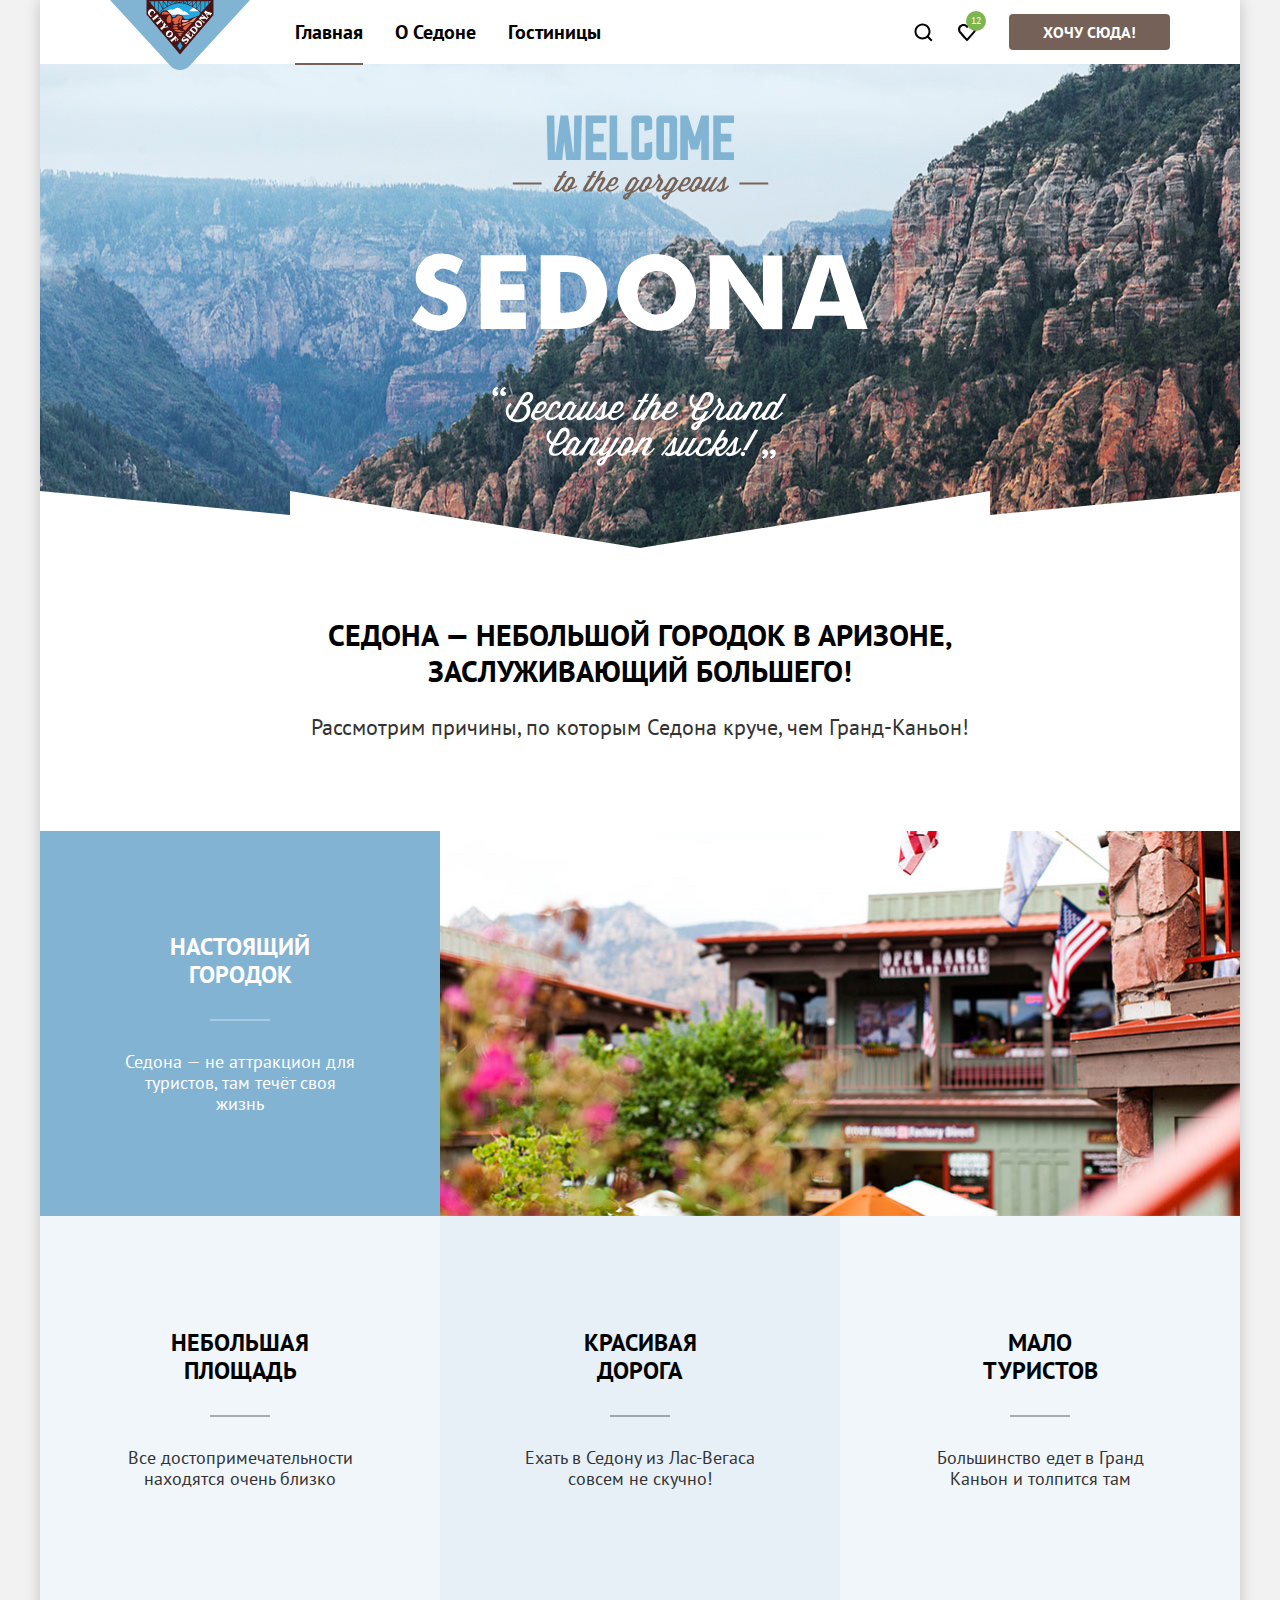
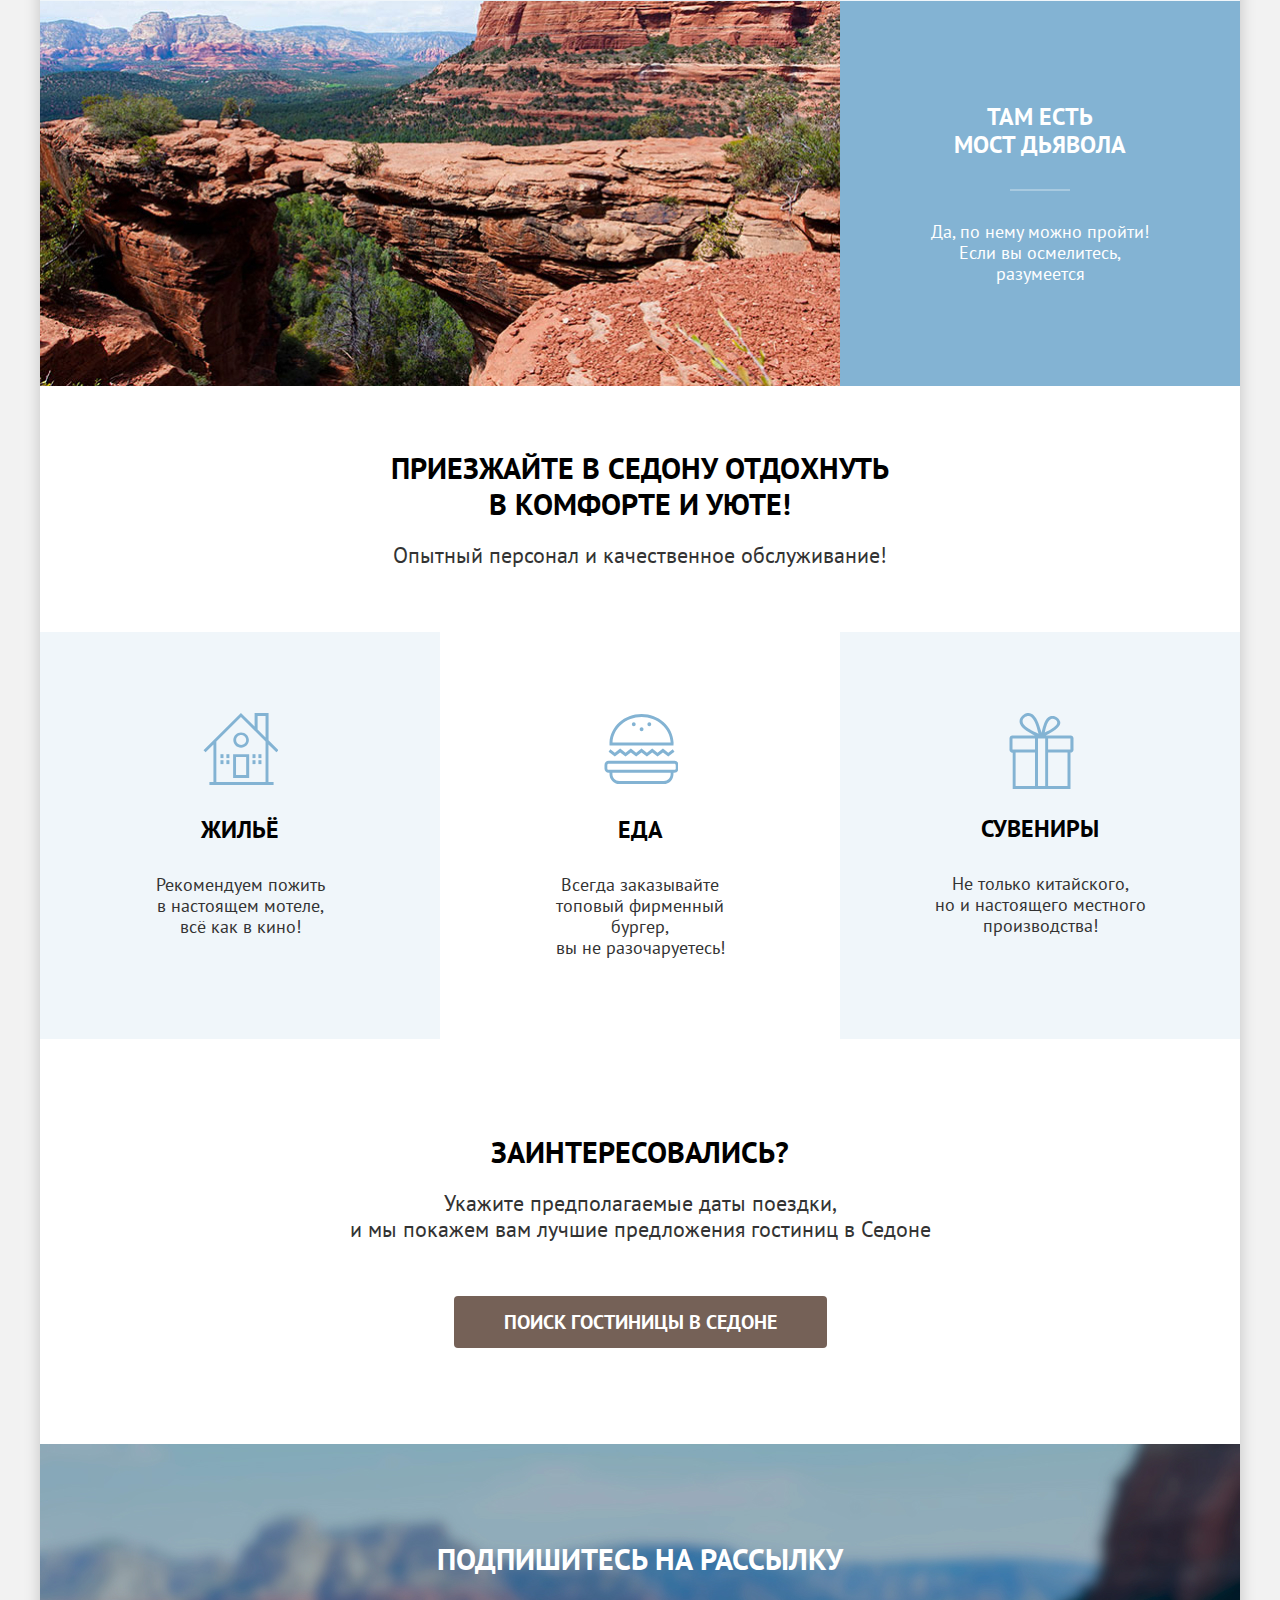
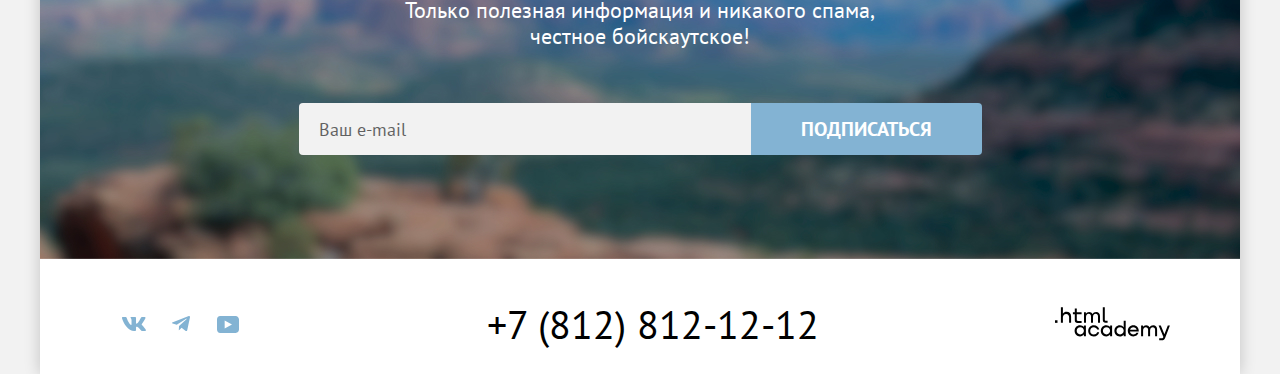
<file: index.html>
<!DOCTYPE html>
<html lang="ru">

  <head>
    <meta charset="UTF-8">
    <meta name="viewport" content="width=device-width, initial-scale=1.0">
    <link rel="icon" href="./favicon.ico">
    <link rel="icon" type="image/png" href="./images/icons/favicon.png" sizes="32x32">
    <link rel="stylesheet" href="./styles/styles.css">

    <title>HTML Academy: Седона</title>
  </head>

  <body>
    <div class="container">
      <header class="main-header" data-test="header">
        <div class="main-header__container">
          <a class="logo link" href="index.html">
            <img class="logo__image" src="./images/logos/logo.svg" width="140" height="70" alt="Логотип Седона">
          </a>

          <nav class="nav" aria-label="Основная навигация">
            <ul class="nav__list list">
              <li class="">
                <a class="nav__item nav__item--current link text-color-base bold text-sm" href="index.html">Главная</a>
              </li>
              <li class="">
                <a class="nav__item link text-color-base bold text-sm" href="about.html">О Седоне</a>
              </li>
              <li class="">
                <a class="nav__item link text-color-base bold text-sm" href="catalog.html">Гостиницы</a>
              </li>
            </ul>
          </nav>
        </div>

        <div class="actions">
          <ul class="actions__list list">
            <li class="actions__item">
              <a class="actions__link link" href="#">
                <span class="visually-hidden">Поиск</span>
                <svg width="19" height="19" viewBox="0 0 19 19" fill="currentColor" aria-hidden="true" focusable="false"
                  xmlns="http://www.w3.org/2000/svg">
                  <path
                    d="M18.5 17.0083L14.8 13.3287C15.8 12.0359 16.5 10.3453 16.5 8.4558C16.5 4.08011 12.9 0.5 8.5 0.5C4.1 0.5 0.5 4.17956 0.5 8.55525C0.5 12.9309 4.1 16.511 8.5 16.511C10.3 16.511 12 15.9144 13.4 14.8204L17.1 18.5L18.5 17.0083ZM8.5 14.5221C5.2 14.5221 2.5 11.837 2.5 8.55525C2.5 5.27348 5.2 2.5884 8.5 2.5884C11.8 2.5884 14.5 5.27348 14.5 8.55525C14.5 11.837 11.8 14.5221 8.5 14.5221Z">
                  </path>
                </svg>
              </a>
            </li>
            <li class="actions__item">
              <a class="actions__link link" href="#">
                <span class="visually-hidden">Избранное</span>
                <span class="badge" data-badge="favorites">12</span>
                <svg width="18" height="17" viewBox="0 0 18 17" fill="currentColor" aria-hidden="true" focusable="false"
                  xmlns="http://www.w3.org/2000/svg">
                  <path
                    d="M8.9 17C8.6 17 8.3 16.9 8.1 16.6C2.7 10.5 1.4 9.1 1.1 8.7C0.4 7.8 0 6.6 0 5.4C0 2.4 2.4 0 5.5 0C6.8 0 8 0.5 9 1.3C10 0.5 11.3 0 12.5 0C15.5 0 18 2.4 18 5.4C18 6.7 17.5 7.9 16.7 8.8L9.7 16.7C9.5 16.9 9.3 17 8.9 17ZM2.9 7.5C3.2 7.9 6.4 11.5 9 14.4L15.2 7.4C15.7 6.9 15.9 6.2 15.9 5.4C15.9 3.6 14.4 2.1 12.6 2.1C11.6 2.1 10.6 2.6 9.9 3.4C9.6 3.7 9.3 3.8 9 3.8C8.7 3.8 8.4 3.6 8.2 3.4C7.5 2.6 6.5 2.1 5.5 2.1C3.7 2.1 2.2 3.6 2.2 5.4C2.1 6.3 2.5 7 2.9 7.5C2.8 7.5 2.8 7.5 2.9 7.5Z">
                  </path>
                </svg>
              </a>
            </li>
          </ul>
          <a class="actions__button button button--link button--primary" href="#">
            Хочу сюда!
          </a>
        </div>
      </header>

      <main class="main" data-test="main">
        <section class="hero" data-test="hero">
          <h1 class="visually-hidden">Добро пожаловать в Седону</h1>
          <img class="hero__image" src="./images/content/hero-welcome.svg" width="457" height="352"
            alt="Welcome to the gorgeous Sedona, because the Grand Canyon sucks!">
        </section>

        <section class="advantages" data-test="advantages">
          <header class="advantages__header">
            <h2 class="visually-hidden">Преимущества</h2>
            <p class="advantages__header-title text-xl uppercase bold">
              Седона — небольшой городок в Аризоне, заслуживающий большего!
            </p>
            <p class="text-md text-color-second">
              Рассмотрим причины, по которым Седона круче, чем Гранд-Каньон!
            </p>
          </header>

          <ul class="advantages__list list">
            <li class="advantages__item advantages__item--primary">
              <figure class="advantages__item-figure figure">
                <figcaption class="advantages__item-wrapper">
                  <h3 class="advantages__title text-color-alt text-lg uppercase bold">
                    Настоящий городок
                  </h3>

                  <p class="advantages__description text-color-alt">
                    Седона — не аттракцион для туристов, там течёт своя жизнь
                  </p>
                </figcaption>

                <img class="advantages__image" src="./images/content/advantages-city.jpg" width="800" height="385"
                  alt="Город Седона">
              </figure>
            </li>

            <li class="advantages__item advantages__item--default">
              <div class="advantages__item-wrapper">
                <h3 class="advantages__title text-lg uppercase bold">
                  Небольшая площадь
                </h3>

                <p class="advantages__description text-color-second">
                  Все достопримечательности находятся очень близко
                </p>
              </div>
            </li>

            <li class="advantages__item advantages__item--secondary">
              <div class="advantages__item-wrapper">
                <h3 class="advantages__title text-lg uppercase bold">
                  Красивая дорога
                </h3>

                <p class="advantages__description text-color-second">
                  Ехать в Седону из Лас-Вегаса совсем не скучно!
                </p>
              </div>
            </li>

            <li class="advantages__item advantages__item--default">
              <div class="advantages__item-wrapper">
                <h3 class="advantages__title text-lg uppercase bold">
                  Мало туристов
                </h3>

                <p class="advantages__description text-color-second">
                  Большинство едет в Гранд Каньон и толпится там
                </p>
              </div>
            </li>

            <li class="advantages__item advantages__item--primary">
              <figure class="advantages__item-figure figure">
                <figcaption class="advantages__item-wrapper">
                  <h3 class="advantages__title text-color-alt text-lg uppercase bold">
                    Там есть мост дьявола
                  </h3>

                  <p class="advantages__description text-color-alt">
                    Да, по нему можно пройти! Если вы осмелитесь, разумеется
                  </p>
                </figcaption>
                <img class="advantages__image" src="./images/content/advantages-bridge.jpg" width="800" height="385"
                  alt="Мост дьявола">
              </figure>
            </li>
          </ul>
        </section>

        <section class="services" data-test="service">
          <header class="services__header">
            <h2 class="visually-hidden">Услуги</h2>
            <p class="services__title text-xl uppercase bold">
              Приезжайте в Седону отдохнуть в комфорте и уюте!
            </p>
            <p class="services__description text-md text-color-second">
              Опытный персонал и качественное обслуживание!
            </p>
          </header>

          <ul class="services__list list">
            <li class="services__item services__icon services__icon--house">
              <h3 class="services__card-title text-lg uppercase bold">Жильё</h3>
              <p class="services__card-description text-color-second">
                Рекомендуем пожить<br>в настоящем мотеле,<br>всё как в кино!
              </p>
            </li>

            <li class="services__item services__icon services__icon--food">
              <h3 class="services__card-title text-lg uppercase bold">Еда</h3>
              <p class="services__card-description text-color-second">
                Всегда заказывайте<br>топовый фирменный бургер,<br>вы не
                разочаруетесь!
              </p>
            </li>

            <li class="services__item services__icon services__icon--gift">
              <h3 class="services__card-title text-lg uppercase bold">Сувениры</h3>
              <p class="services__card-description text-color-second">
                Не только китайского,<br>но и настоящего местного<br>производства!
              </p>
            </li>
          </ul>
        </section>

        <section class="search" data-test="search">
          <h2 class="visually-hidden">Поиск гостиницы</h2>
          <p class="search__title text-xl uppercase bold">Заинтересовались?</p>
          <p class="search__description text-md text-color-second">
            Укажите предполагаемые даты поездки,<br>и мы покажем вам лучшие
            предложения гостиниц в Седоне
          </p>
          <button class="button button--link button--large button--primary" type="button"
            onclick="window.modal.showModal()">
            Поиск гостиницы в Седоне
          </button>
        </section>

        <section class="subscribe subscribe--background" data-test="subscribe">
          <h2 class="subscribe__title text-color-alt text-xl uppercase bold">
            Подпишитесь на рассылку
          </h2>
          <p class="subscribe__description text-color-alt text-md">
            Только полезная информация и никакого спама,<br>честное
            бойскаутское!
          </p>

          <form class="subscribe__form" action="https://echo.htmlacademy.ru/" method="post"
            aria-label="Форма подписки на рассылку">
            <label for="subscribe-email" class="visually-hidden"> Email </label>
            <input id="subscribe-email" class="subscribe__input input__field" type="email" name="subscribe-email"
              placeholder="Ваш e-mail" required>
            <button class="subscribe__button button button--large button--secondary" type="submit">
              Подписаться
            </button>
          </form>
        </section>
      </main>

      <footer class="main-footer" data-test="footer">
        <div class="contact-info">
          <section class="social">
            <h2 class="visually-hidden">Социальные сети</h2>
            <ul class="social__list list">
              <li>
                <a class="social__item link" href="https://vk.com/htmlacademy">
                  <span class="visually-hidden">Вконтакте</span>
                  <svg width="24" height="14" viewBox="0 0 24 14" fill="currentColor" aria-hidden="true"
                    focusable="false" xmlns="http://www.w3.org/2000/svg">
                    <path fill-rule="evenodd" clip-rule="evenodd"
                      d="M23.45 0.948C23.616 0.402 23.45 0 22.655 0H20.03C19.362 0 19.054 0.347 18.887 0.73C18.887 0.73 17.552 3.926 15.661 6.002C15.049 6.604 14.771 6.795 14.437 6.795C14.27 6.795 14.019 6.604 14.019 6.057V0.948C14.019 0.292 13.835 0 13.279 0H9.151C8.734 0 8.483 0.304 8.483 0.593C8.483 1.214 9.429 1.358 9.526 3.106V6.904C9.526 7.737 9.373 7.888 9.039 7.888C8.149 7.888 5.984 4.677 4.699 1.003C4.45 0.288 4.198 0 3.527 0H0.9C0.15 0 0 0.347 0 0.73C0 1.412 0.89 4.8 4.145 9.281C6.315 12.341 9.37 14 12.153 14C13.822 14 14.028 13.632 14.028 12.997V10.684C14.028 9.947 14.186 9.8 14.715 9.8C15.105 9.8 15.772 9.992 17.33 11.467C19.11 13.216 19.403 14 20.405 14H23.03C23.78 14 24.156 13.632 23.94 12.904C23.702 12.18 22.852 11.129 21.725 9.882C21.113 9.172 20.195 8.407 19.916 8.024C19.527 7.533 19.638 7.314 19.916 6.877C19.916 6.877 23.116 2.451 23.449 0.948H23.45Z">
                    </path>
                  </svg>
                </a>
              </li>
              <li>
                <a class="social__item link" href="https://t.me/htmlacademy">
                  <span class="visually-hidden">Телеграм</span>
                  <svg width="18" height="16" viewBox="0 0 18 16" fill="currentColor" aria-hidden="true"
                    focusable="false" xmlns="http://www.w3.org/2000/svg">
                    <path
                      d="M16.785 0.0992597L0.840489 6.24776C-0.247661 6.68481 -0.241365 7.29184 0.640845 7.56253L4.73445 8.83953L14.2058 2.8637C14.6537 2.59121 15.0629 2.7378 14.7265 3.03636L7.05283 9.96185H7.05103L7.05283 9.96275L6.77045 14.1823C7.18413 14.1823 7.36669 13.9925 7.59871 13.7686L9.58705 11.8351L13.7229 14.89C14.4855 15.31 15.0332 15.0941 15.2229 14.1841L17.9379 1.38885C18.2158 0.274623 17.5126 -0.229883 16.785 0.0992597Z">
                    </path>
                  </svg>
                </a>
              </li>
              <li>
                <a class="social__item link" href="https://www.youtube.com/user/htmlacademyru">
                  <span class="visually-hidden">Ютуб</span>
                  <svg width="22" height="17" viewBox="0 0 22 17" fill="currentColor" aria-hidden="true"
                    focusable="false" xmlns="http://www.w3.org/2000/svg">
                    <path
                      d="M18.607 0H3.17413C1.31343 0 0 1.59375 0 3.4V13.4937C0 15.4062 1.31343 17 3.17413 17H18.8259C20.4677 17 22 15.4062 22 13.6V3.4C21.7811 1.59375 20.4677 0 18.607 0ZM7.66169 12.5375V4.4625L14.995 8.5L7.66169 12.5375Z">
                    </path>
                  </svg>
                </a>
              </li>
            </ul>
          </section>

          <address class="contacts" aria-label="Контакты">
            <a class="phone link" href="tel:+78128121212">+7 (812) 812-12-12</a>
          </address>

          <a class="copyright link" href="https://htmlacademy.ru/intensive/htmlcss" target="_blank"
            rel="noopener noreferrer">
            <span class="visually-hidden">Логотип HTML Academy</span>
            <svg width="115" height="34" role="img" aria-label="Логотип сайта «HTML Academy»." viewBox="0 0 115 34"
              fill="currentColor" focusable="false" xmlns="http://www.w3.org/2000/svg">
              <path d="M0 13.2564V15.8564H2.5V13.2564H0Z"></path>
              <path
                d="M11.6 4.85645C10 4.85645 8.8 5.55645 8 6.55645H7.9V0.356445H5.9V15.8564H7.9V10.5564C7.9 8.45645 9.2 6.95645 11.2 6.95645C13 6.95645 14.1 8.35645 14.1 10.1564V15.8564H16.1V9.75644C16.2 6.75644 14.3 4.85645 11.6 4.85645Z">
              </path>
              <path
                d="M26.6 5.15645H21.8V1.45645H19.8V5.25645H17.9V7.25645H19.8V13.2564C19.8 14.9564 20.8 15.9564 22.5 15.9564H26.6V13.9564H22.9C22.2 13.9564 21.8 13.5564 21.8 12.8564V7.15645H26.6V5.15645Z">
              </path>
              <path
                d="M41.1 4.95645C39.5 4.95645 38.2 5.75644 37.6 7.05645H37.5C36.9 5.85645 35.7 4.95645 34.1 4.95645C32.7 4.95645 31.6 5.75645 31 6.75645H30.9V5.15645H29V15.7564H31V10.3564C31 8.35645 32 6.85645 33.6 6.85645C35.1 6.85645 36 7.85645 36 9.45645V15.7564H38V10.1564C38 7.75645 39.4 6.85645 40.6 6.85645C42.1 6.85645 43 7.85645 43 9.45645V15.7564H45V9.25644C45.1 6.75644 43.6 4.95645 41.1 4.95645Z">
              </path>
              <path
                d="M47.8 13.0564C47.8 14.7564 48.8 15.7564 50.6 15.7564H52.6V13.7564H50.9C50.2 13.7564 49.8 13.3564 49.8 12.6564V0.356445H47.8V13.0564Z">
              </path>
              <path
                d="M28.9 20.0564C28 18.9564 26.7 18.2564 25 18.2564C21.9 18.2564 19.6 20.5564 19.6 23.8564C19.6 27.1564 21.9 29.4564 25 29.4564C26.8 29.4564 28 28.6564 28.8 27.5564H28.9V29.1564H30.9V18.5564H28.9V20.0564ZM25.3 27.4564C23.1 27.4564 21.7 25.8564 21.7 23.8564C21.7 21.8564 23.1 20.2564 25.3 20.2564C27.5 20.2564 28.9 21.8564 28.9 23.8564C28.9 25.7564 27.5 27.4564 25.3 27.4564Z">
              </path>
              <path
                d="M44.2 22.3564C43.7 19.9564 41.6 18.2564 38.8 18.2564C35.4 18.2564 33.2 20.7564 33.2 23.8564C33.2 26.9564 35.4 29.4564 38.8 29.4564C41.6 29.4564 43.7 27.6564 44.2 25.2564H42.1C41.7 26.5564 40.4 27.5564 38.8 27.5564C36.6 27.5564 35.2 25.9564 35.2 23.9564C35.2 21.9564 36.6 20.3564 38.8 20.3564C40.4 20.3564 41.6 21.3564 42.1 22.5564H44.2V22.3564Z">
              </path>
              <path
                d="M55.1 20.0564C54.2 18.9564 52.9 18.2564 51.2 18.2564C48.1 18.2564 45.8 20.5564 45.8 23.8564C45.8 27.1564 48.1 29.4564 51.2 29.4564C53 29.4564 54.2 28.6564 55 27.5564H55.1V29.1564H57.1V18.5564H55.1V20.0564ZM51.5 27.4564C49.3 27.4564 47.9 25.8564 47.9 23.8564C47.9 21.8564 49.3 20.2564 51.5 20.2564C53.7 20.2564 55.1 21.8564 55.1 23.8564C55.1 25.7564 53.6 27.4564 51.5 27.4564Z">
              </path>
              <path
                d="M68.7 20.1564C67.8 19.0564 66.5 18.2564 64.8 18.2564C61.7 18.2564 59.4 20.5564 59.4 23.8564C59.4 27.1564 61.6 29.4564 64.8 29.4564C66.5 29.4564 67.8 28.6564 68.6 27.6564H68.7V29.1564H70.7V13.7564H68.7V20.1564ZM65.1 27.4564C62.9 27.4564 61.5 25.8564 61.5 23.8564C61.5 21.8564 62.9 20.2564 65.1 20.2564C67.3 20.2564 68.7 21.8564 68.7 23.8564C68.6 25.8564 67.2 27.4564 65.1 27.4564Z">
              </path>
              <path
                d="M78.3 18.2564C75 18.2564 72.8 20.7564 72.8 23.8564C72.8 26.8564 74.9 29.4564 78.3 29.4564C80.8 29.4564 82.8 28.1564 83.5 25.8564H81.4C80.9 26.8564 79.8 27.4564 78.4 27.4564C76.5 27.4564 75.1 26.1564 75 24.5564H83.8C84 20.9564 81.8 18.2564 78.3 18.2564ZM78.3 20.1564C80 20.1564 81.3 21.1564 81.6 22.7564H75.1C75.4 21.2564 76.6 20.1564 78.3 20.1564Z">
              </path>
              <path
                d="M98.2 18.2564C96.6 18.2564 95.3 19.0564 94.6 20.2564H94.5C93.9 19.0564 92.7 18.2564 91.1 18.2564C89.7 18.2564 88.6 18.9564 88 20.0564V18.5564H86.1V29.1564H88.1V23.7564C88.1 21.7564 89.1 20.3564 90.7 20.2564C92.2 20.2564 93.1 21.2564 93.1 22.8564V29.1564H95.1V23.5564C95.1 21.1564 96.5 20.2564 97.7 20.2564C99.2 20.2564 100.1 21.2564 100.1 22.8564V29.1564H102.1V22.6564C102.2 20.0564 100.7 18.2564 98.2 18.2564Z">
              </path>
              <path
                d="M109.4 27.3564L105.8 18.4564H103.6L108.4 30.0564C108.1 30.9564 107.7 31.2564 106.7 31.2564H104.2V33.2564H106.7C108.5 33.2564 109.5 32.4564 110.2 30.6564L114.9 18.4564H112.8L109.4 27.3564Z">
              </path>
            </svg>
          </a>
        </div>
      </footer>
    </div>

    <dialog id="modal" class="modal">
      <h2 class="modal__title text-xl uppercase bold">Поиск гостиницы в Седоне</h2>

      <button class="modal__close-button" type="button" onclick="window.modal.close()">
        <span class="visually-hidden">Закрыть модальное окно</span>
        <svg width="20" height="20" viewBox="0 0 20 20" fill="currentColor" aria-hidden="true" focusable="false"
          xmlns="http://www.w3.org/2000/svg">
          <path
            d="M17 4.29231L15.7077 3L10 8.70769L4.29231 3L3 4.29231L8.70769 10L3 15.7077L4.29231 17L10 11.2923L15.7077 17L17 15.7077L11.2923 10L17 4.29231Z">
          </path>
        </svg>
      </button>

      <form class="modal__form" id="search-apartments" method="post" action="https://echo.htmlacademy.ru/">
        <div class="modal__input modal__input--text input">
          <label class="modal__label" for="check-in"> Дата заезда: </label>
          <div class="input__end-content input-end-icon-calendar">
            <input class="modal__input-field input__field" id="check-in" type="text" name="check-in"
              placeholder="Укажите дату" value="27 апреля 2020" required autofocus>
          </div>

          <span class="modal__hint modal__hint--error">Мы не можем отправить вас в прошлое.</span>
        </div>

        <div class="modal__input modal__input--text input">
          <label class="modal__label" for="check-out"> Дата выезда: </label>
          <div class="input__end-content input-end-icon-calendar">
            <input class="modal__input-field input__field" id="check-out" type="text" name="check-out"
              placeholder="Укажите дату" value="1 сентября 2023" required>
          </div>

          <span class="modal__hint">На эти даты есть свободные номера. Пока есть.</span>
        </div>

        <div class="modal__input-numbers">
          <div class="modal__input modal__input--number">
            <label class="modal__label" for="adult-amount"> Взрослые: </label>
            <div class="modal__input-number input">
              <button class="modal__input-number-button modal__input-number-button--dec" type="button">
                <span class="visually-hidden">Уменьшить число взрослых гостей</span>
                <svg width="14" height="2" viewBox="0 0 14 2" fill="currentColor" aria-hidden="true" focusable="false"
                  xmlns="http://www.w3.org/2000/svg">
                  <path d="M0 0L0 2L14 2V0L0 0Z"></path>
                </svg>
              </button>
              <button class="modal__input-number-button modal__input-number-button--inc" type="button">
                <span class="visually-hidden">Увеличить число взрослых гостей</span>
                <svg width="14" height="14" viewBox="0 0 14 14" fill="currentColor" aria-hidden="true" focusable="false"
                  xmlns="http://www.w3.org/2000/svg">
                  <path d="M14 6H8V0H6V6H0V8H6V14H8V8H14V6Z"></path>
                </svg>
              </button>
              <input class="modal__input-number-field input__field" id="adult-amount" name="adult-amount" type="number"
                min="1" placeholder="1" value="2" required>

            </div>
          </div>

          <div class="modal__input modal__input--number">
            <div class="modal__tooltip">
              <label class="modal__label" for="children-amount"> Дети: </label>
              <button class="modal__tooltip-button tooltip" type="button" aria-labelledby="tooltip">
                <span class="tooltip__content" role="tooltip" id="tooltip">
                  Укажите количество детей, которые будут с вами, возраст
                  которых от 6 до 18 лет. Дети до 6 лет размещаются бесплатно.
                </span>
              </button>
            </div>

            <div class="modal__input-number input">
              <button class="modal__input-number-button modal__input-number-button--dec" type="button">
                <span class="visually-hidden">Уменьшить число взрослых гостей</span>
                <svg width="14" height="2" viewBox="0 0 14 2" fill="currentColor" aria-hidden="true" focusable="false"
                  xmlns="http://www.w3.org/2000/svg">
                  <path d="M0 0L0 2L14 2V0L0 0Z"></path>
                </svg>
              </button>

              <button class="modal__input-number-button modal__input-number-button--inc" type="button">
                <span class="visually-hidden">Увеличить число взрослых гостей</span>
                <svg width="14" height="14" viewBox="0 0 14 14" fill="currentColor" aria-hidden="true" focusable="false"
                  xmlns="http://www.w3.org/2000/svg">
                  <path d="M14 6H8V0H6V6H0V8H6V14H8V8H14V6Z"></path>
                </svg>
              </button>
              <input class="modal__input-number-field input__field" id="children-amount" name="children-amount"
                type="number" min="0" placeholder="0" value="2" required>
            </div>
          </div>
        </div>
        <button class="modal__submit button--secondary button--large button" type="submit" form="search-apartments">
          Найти
        </button>
      </form>
    </dialog>
  </body>

</html>
</file>
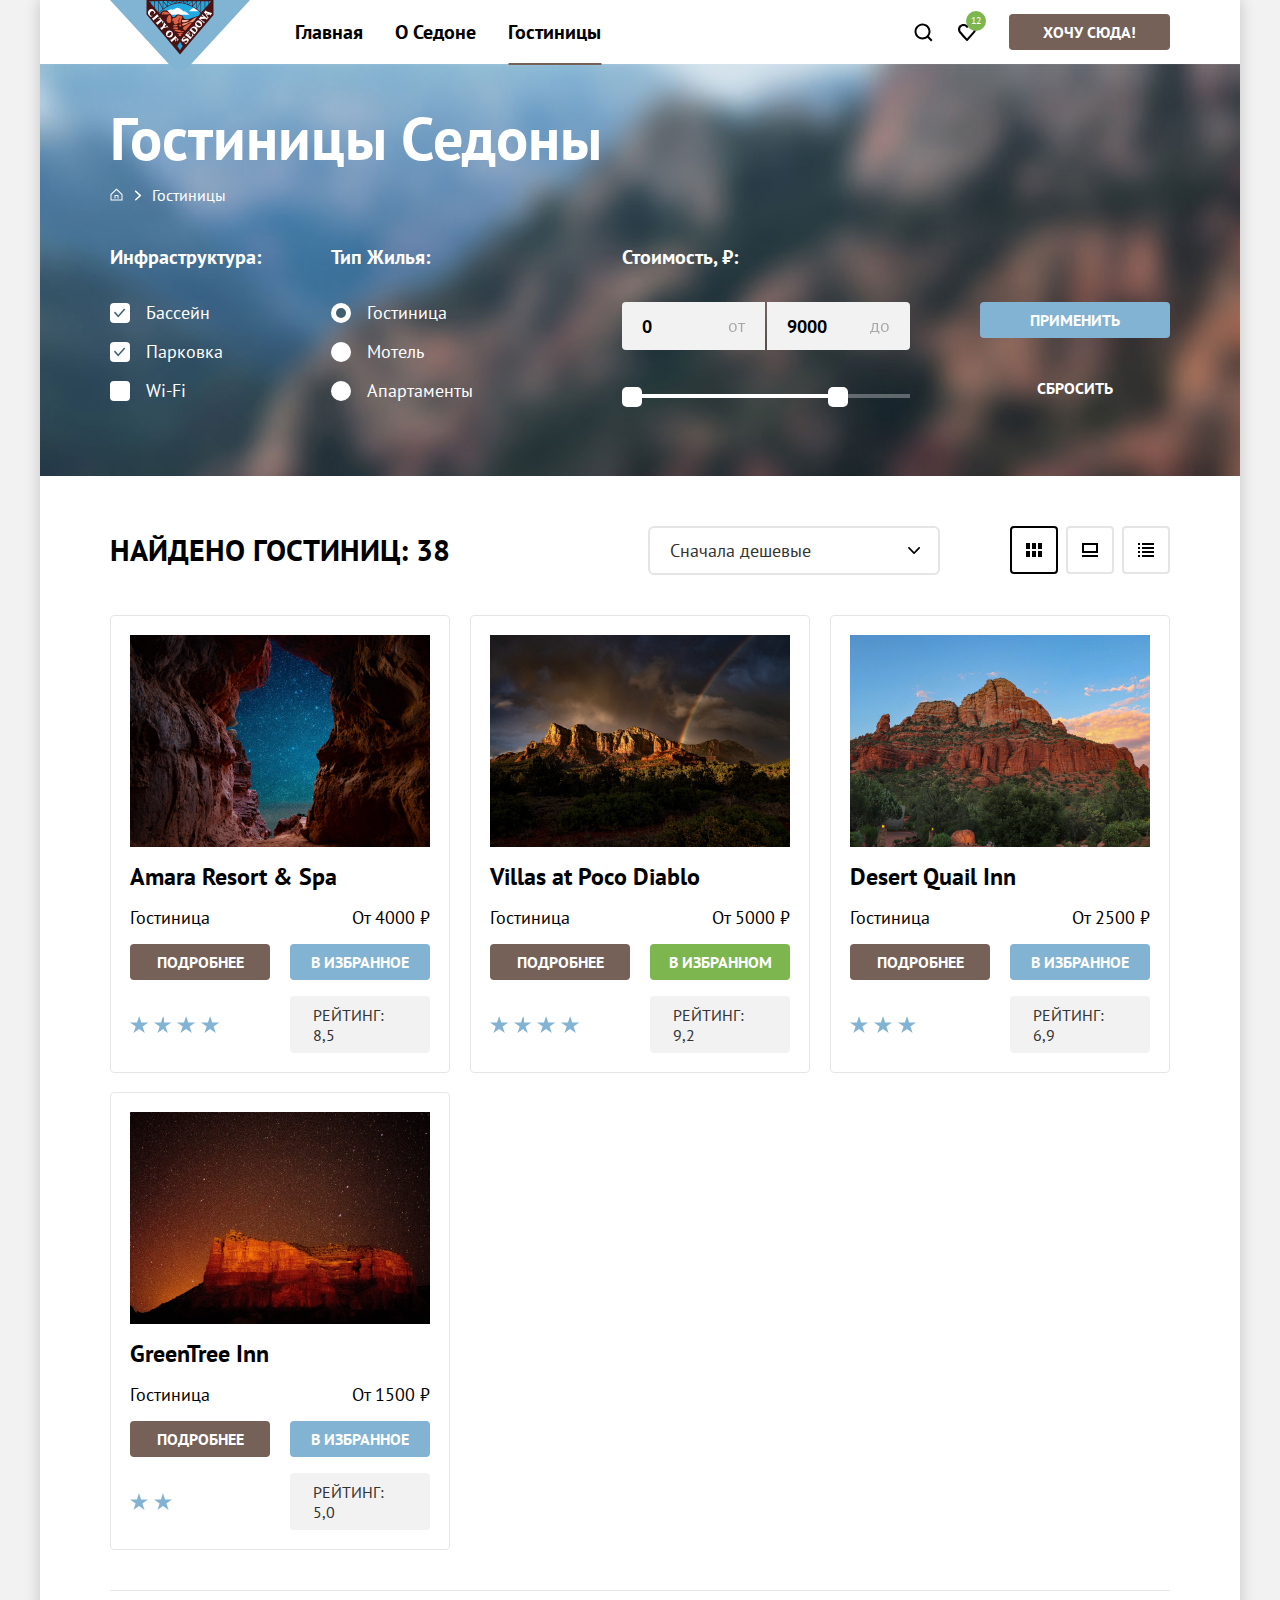
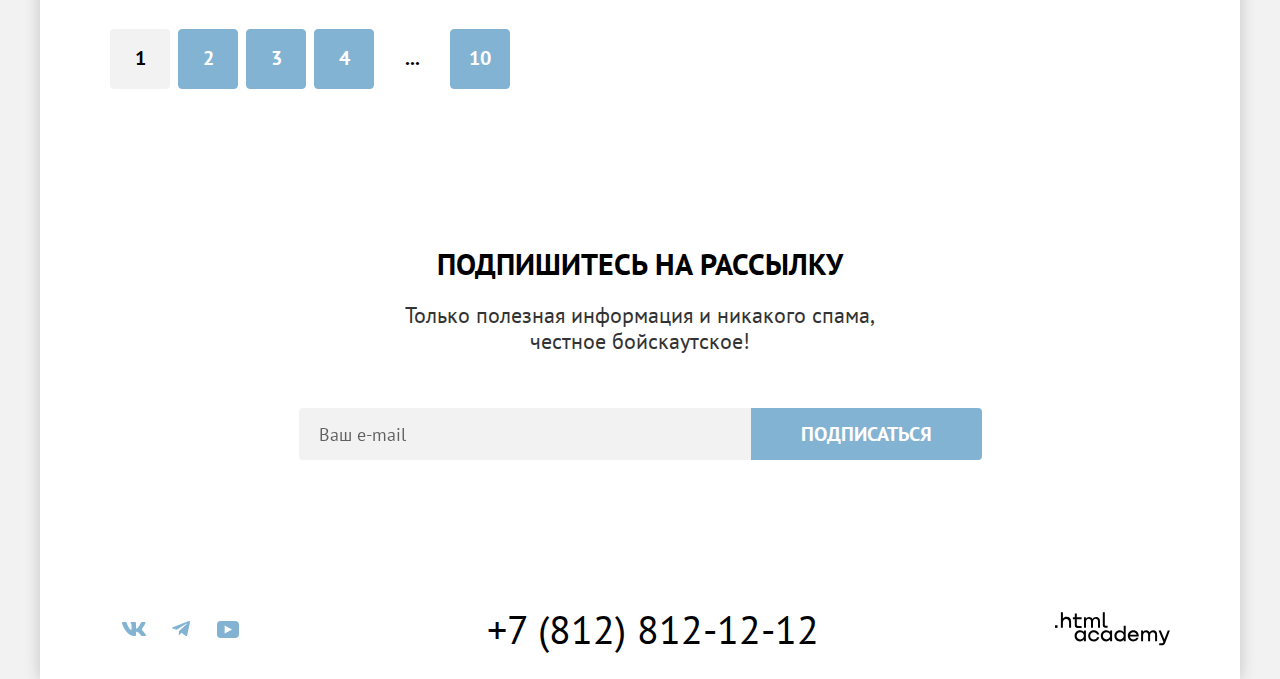
<file: catalog.html>
<!DOCTYPE html>
<html lang="ru">

  <head>
    <meta charset="UTF-8">
    <meta name="viewport" content="width=device-width, initial-scale=1.0">
    <link rel="icon" href="./favicon.ico">
    <link rel="icon" type="image/png" href="./images/icons/favicon.png" sizes="32x32">
    <link rel="stylesheet" href="./styles/styles.css">

    <title>Каталог</title>
  </head>

  <body>
    <div class="container">
      <header class="main-header" data-test="header">
        <div class="main-header__container">
          <a class="logo link" href="index.html">
            <img class="logo__image" src="./images/logos/logo.svg" width="140" height="70" alt="Логотип Седона">
          </a>

          <nav class="nav" aria-label="Основная навигация">
            <ul class="nav__list list">
              <li class="">
                <a class="nav__item link text-color-base bold text-sm" href="index.html">Главная</a>
              </li>
              <li class="">
                <a class="nav__item link text-color-base bold text-sm" href="about.html">О Седоне</a>
              </li>
              <li class="">
                <a class="nav__item nav__item--current link text-color-base bold text-sm"
                  href="catalog.html">Гостиницы</a>
              </li>
            </ul>
          </nav>
        </div>

        <div class="actions">
          <ul class="actions__list list">
            <li class="actions__item">
              <a class="actions__link link" href="#">
                <span class="visually-hidden">Поиск</span>
                <svg width="19" height="19" viewBox="0 0 19 19" fill="currentColor" aria-hidden="true" focusable="false"
                  xmlns="http://www.w3.org/2000/svg">
                  <path
                    d="M18.5 17.0083L14.8 13.3287C15.8 12.0359 16.5 10.3453 16.5 8.4558C16.5 4.08011 12.9 0.5 8.5 0.5C4.1 0.5 0.5 4.17956 0.5 8.55525C0.5 12.9309 4.1 16.511 8.5 16.511C10.3 16.511 12 15.9144 13.4 14.8204L17.1 18.5L18.5 17.0083ZM8.5 14.5221C5.2 14.5221 2.5 11.837 2.5 8.55525C2.5 5.27348 5.2 2.5884 8.5 2.5884C11.8 2.5884 14.5 5.27348 14.5 8.55525C14.5 11.837 11.8 14.5221 8.5 14.5221Z">
                  </path>
                </svg>
              </a>
            </li>
            <li class="actions__item">
              <a class="actions__link link" href="#">
                <span class="visually-hidden">Избранное</span>
                <span class="badge" data-badge="favorites">12</span>
                <svg width="18" height="17" viewBox="0 0 18 17" fill="currentColor" aria-hidden="true" focusable="false"
                  xmlns="http://www.w3.org/2000/svg">
                  <path
                    d="M8.9 17C8.6 17 8.3 16.9 8.1 16.6C2.7 10.5 1.4 9.1 1.1 8.7C0.4 7.8 0 6.6 0 5.4C0 2.4 2.4 0 5.5 0C6.8 0 8 0.5 9 1.3C10 0.5 11.3 0 12.5 0C15.5 0 18 2.4 18 5.4C18 6.7 17.5 7.9 16.7 8.8L9.7 16.7C9.5 16.9 9.3 17 8.9 17ZM2.9 7.5C3.2 7.9 6.4 11.5 9 14.4L15.2 7.4C15.7 6.9 15.9 6.2 15.9 5.4C15.9 3.6 14.4 2.1 12.6 2.1C11.6 2.1 10.6 2.6 9.9 3.4C9.6 3.7 9.3 3.8 9 3.8C8.7 3.8 8.4 3.6 8.2 3.4C7.5 2.6 6.5 2.1 5.5 2.1C3.7 2.1 2.2 3.6 2.2 5.4C2.1 6.3 2.5 7 2.9 7.5C2.8 7.5 2.8 7.5 2.9 7.5Z">
                  </path>
                </svg>
              </a>
            </li>
          </ul>
          <a class="actions__button button button--link button--primary" href="#">Хочу сюда!</a>
        </div>
      </header>

      <main class="main" data-test="main">
        <section class="filter" data-test="filter">
          <header class="filter__header">
            <h1 class="filter__title text-xxl text-color-alt bold">
              Гостиницы Седоны
            </h1>
            <ol class="breadcrumbs list text-color-alt">
              <li class="breadcrumbs__item">
                <a class="breadcrumbs__link link" href="index.html">
                  <span class="visually-hidden">Перейти на главную страницу</span>
                  <svg width="13" height="13" viewBox="0 0 13 13" fill="currentColor" aria-hidden="true"
                    focusable="false" xmlns="http://www.w3.org/2000/svg">
                    <path
                      d="M6.5 0.5L0.5 6.30006V12.5001H12.5V6.30006L6.5 0.5ZM11.5 11.5001H1.5V6.70005L6.5 1.9L11.5 6.70005V11.5001Z">
                    </path>
                    <path d="M4.5 10.5001H5.5V8.00005H7.5V10.5001H8.5V7.00005H4.5V10.5001Z"></path>
                  </svg>
                </a>
              </li>

              <li class="breadcrumbs__item">
                <a class="breadcrumbs__link breadcrumbs__link--active link" aria-current="page">
                  Гостиницы
                </a>
              </li>
            </ol>
          </header>

          <form class="filter__form text-color-alt" action="https://echo.htmlacademy.ru/" method="get"
            aria-labelledby="hotels-filter-title">
            <h2 class="visually-hidden" id="hotels-filter-title">
              Фильтр гостиниц
            </h2>
            <div class="filter__groups">
              <fieldset class="filter__group">
                <legend class="filter__form-title text-sm bold">
                  Инфраструктура:
                </legend>
                <ul class="filter__list list">
                  <li class="checkbox">
                    <input class="filter__input checkbox__input" type="checkbox" name="infrastructure"
                      id="infrastructure-pool" value="pool" checked>
                    <label class="filter__control checkbox__label" for="infrastructure-pool">
                      Бассейн
                    </label>
                  </li>
                  <li class="checkbox">
                    <input class="filter__input checkbox__input" type="checkbox" name="infrastructure"
                      id="infrastructure-parking" value="parking" checked>
                    <label class="filter__control checkbox__label" for="infrastructure-parking">
                      Парковка
                    </label>
                  </li>
                  <li class="checkbox">
                    <input class="filter__input checkbox__input" type="checkbox" name="infrastructure"
                      id="infrastructure-wifi" value="wi-fi">
                    <label class="filter__control checkbox__label" for="infrastructure-wifi">
                      Wi-Fi
                    </label>
                  </li>
                </ul>
              </fieldset>
              <fieldset class="filter__group">
                <legend class="filter__form-title text-sm bold">
                  Тип жилья:
                </legend>
                <ul class="filter__list list">
                  <li class="radio">
                    <input class="filter__input radio__input" type="radio" name="room-type" id="room-type-hotel"
                      value="hotel" checked>
                    <label class="filter__control radio__label" for="room-type-hotel">
                      Гостиница
                    </label>
                  </li>
                  <li class="radio">
                    <input class="filter__input radio__input" type="radio" name="room-type" id="room-type-motel"
                      value="motel">
                    <label class="filter__control radio__label" for="room-type-motel">
                      Мотель
                    </label>
                  </li>
                  <li class="radio">
                    <input class="filter__input radio__input" type="radio" name="room-type" id="room-type-apartment"
                      value="apartment">
                    <label class="filter__control radio__label" for="room-type-apartment">
                      Апартаменты
                    </label>
                  </li>
                </ul>
              </fieldset>
            </div>
            <div class="filter__groups">
              <fieldset class="filter__group">
                <legend class="filter__form-title text-sm bold">
                  Стоимость, ₽:
                </legend>

                <div class="filter__inputs">
                  <label class="visually-hidden" for="min-price"> От </label>
                  <div class="input">
                    <div class="input__end-content input-end-text-from">
                      <input class="input__field filter__input-field filter__input-field-end-text-from" type="number"
                        name="min-price" id="min-price" min="0" value="0" required>
                    </div>
                  </div>

                  <label class="visually-hidden" for="max-price"> До </label>
                  <div class="input">
                    <div class="input__end-content input-end-text-to">
                      <input class="input__field filter__input-field filter__input-field-end-text-to" type="number"
                        name="max-price" id="max-price" min="0" value="9000" required>
                    </div>
                  </div>
                </div>
                <div class="range-slider">
                  <div class="range-slider__track"></div>
                  <div class="range-slider__progress"></div>
                  <div class="range-slider__thumbs">
                    <label class="visually-hidden" for="range-min-value">Минимальное значение</label>
                    <input class="range-slider__input" id="range-min-value" type="range" min="0" max="100" value="0"
                      step="1" aria-orientation="horizontal">

                    <label class="visually-hidden" for="range-max-value">Максимальное значение</label>
                    <input class="range-slider__input" id="range-max-value" type="range" min="0" max="100" value="77"
                      step="1" aria-orientation="horizontal">
                  </div>
                </div>
              </fieldset>

              <div class="filter__buttons">
                <button class="filter__button filter__button--submit button button--secondary" type="submit">
                  Применить
                </button>
                <button class="filter__button filter__button--reset button" type="reset">
                  Сбросить
                </button>
              </div>
            </div>
          </form>
        </section>

        <section class="results" data-test="catalog">
          <h2 class="visually-hidden">Найденные гостиницы</h2>

          <div class="results__view">
            <p class="results__view-title text-xl uppercase bold">
              Найдено гостиниц: <span class="results__amount">38</span>
            </p>
            <div class="results__sort-wrapper">
              <div class="select">
                <label class="visually-hidden" for="sort-select">Сортировка результата поиска</label>
                <select class="select__field" id="sort-select">
                  <option value="popular">Сначала популярные</option>
                  <option value="cheap" selected>Сначала дешевые</option>
                  <option value="expensive">Сначала дорогие</option>
                </select>
              </div>
              <ul class="results__view-card-toggle list" role="group" aria-label="Переключение вида каталога">
                <li>
                  <a class="results__view-item results__view-item--current results__view-item--mode-tile"
                    href="catalog.html?view=tile" role="button" aria-pressed="true">
                    <span class="visually-hidden">Показать плитку</span>
                  </a>
                </li>
                <li>
                  <a class="results__view-item results__view-item--mode-card" href="catalog.html?view=card"
                    role="button" aria-pressed="false">
                    <span class="visually-hidden">Показать карточки</span>
                  </a>
                </li>
                <li>
                  <a class="results__view-item results__view-item--mode-list" href="catalog.html?view=list"
                    role="button" aria-pressed="false">
                    <span class="visually-hidden">Показать список</span>
                  </a>
                </li>
              </ul>
            </div>
          </div>

          <ul class="results__cards list">
            <li class="hotel-card">
              <h3 class="hotel-card__title text-lg bold">Amara Resort & Spa</h3>
              <a class="hotel-card__link link text-color-base" href="#">
                <img class="hotel-card__image" src="./images/hotels/amara-resort-and-spa.jpg"
                  alt="Ночной каньон с пещерой и звёздным небом" width="300" height="212">
              </a>
              <span>Гостиница</span>
              <span class="hotel-card__price">От 4000 ₽</span>
              <a class="hotel-card__button button button--primary button--link" href="#">Подробнее</a>
              <button class="hotel-card__button button button--secondary" type="button" aria-pressed="false">
                В избранное
              </button>
              <span class="hotel-card__stars" data-number-of-stars="4" aria-label="Отель 4 звезды"></span>
              <span class="hotel-card__rating-amount text-color-second uppercase">Рейтинг: 8,5</span>
            </li>
            <li class="hotel-card">
              <h3 class="hotel-card__title text-lg bold">Villas at Poco Diablo</h3>
              <a class="hotel-card__link link text-color-base" href="#">
                <img class="hotel-card__image" src="./images/hotels/villas-at-poco-diablo.jpg"
                  alt="Радуга над красными скалами после дождя" width="300" height="212">
              </a>

              <span>Гостиница</span>
              <span class="hotel-card__price">От 5000 ₽</span>
              <a class="hotel-card__button button button--primary button--link" href="#">Подробнее</a>
              <button class="hotel-card__button button button--active" type="button" aria-pressed="true">
                В избранном
              </button>

              <span class="hotel-card__stars" data-number-of-stars="4" aria-label="Отель 4 звезды"></span>
              <span class="hotel-card__rating-amount text-color-second uppercase">Рейтинг: 9,2</span>
            </li>
            <li class="hotel-card">
              <h3 class="hotel-card__title text-lg bold">Desert Quail Inn</h3>
              <a class="hotel-card__link link text-color-base" href="#">
                <img class="hotel-card__image" src="./images/hotels/desert-quail-inn.jpg"
                  alt="Массив красных скал с зеленью" width="300" height="212">
              </a>

              <span>Гостиница</span>
              <span class="hotel-card__price">От 2500 ₽</span>
              <a class="hotel-card__button button button--primary button--link" href="#">Подробнее</a>
              <button class="hotel-card__button button button--secondary" type="button" aria-pressed="false">
                В избранное
              </button>

              <span class="hotel-card__stars" data-number-of-stars="3" aria-label="Отель 3 звезды"></span>
              <span class="hotel-card__rating-amount text-color-second uppercase">Рейтинг: 6,9</span>
            </li>
            <li class="hotel-card">
              <h3 class="hotel-card__title text-lg bold">GreenTree Inn</h3>
              <a class="hotel-card__link link text-color-base" href="#">
                <img class="hotel-card__image" src="./images/hotels/green-tree-inn.jpg"
                  alt="Звёздное небо над красным утёсом ночью" width="300" height="212">
              </a>

              <span>Гостиница</span>
              <span class="hotel-card__price">От 1500 ₽</span>
              <a class="hotel-card__button button button--primary button--link" href="#">Подробнее</a>
              <button class="hotel-card__button button button--secondary" type="button" aria-pressed="false">
                В избранное
              </button>

              <span class="hotel-card__stars" data-number-of-stars="2" aria-label="Отель 2 звезды"></span>
              <span class="hotel-card__rating-amount text-color-second uppercase">Рейтинг: 5,0</span>
            </li>
          </ul>

          <ul class="pagination list" aria-label="Страницы результата поиска">
            <li>
              <a class="pagination__item pagination__item--current link" href="#" tabindex="-1"
                aria-current="page">1</a>
            </li>
            <li>
              <a class="pagination__item link" href="#">2</a>
            </li>
            <li>
              <a class="pagination__item link" href="#">3</a>
            </li>
            <li>
              <a class="pagination__item link" href="#">4</a>
            </li>
            <li>
              <span class="pagination__item pagination__item--disabled link">...</span>
            </li>
            <li>
              <a class="pagination__item link" href="#">10</a>
            </li>
          </ul>
        </section>

        <section class="subscribe" data-test="subscribe">
          <h2 class="subscribe__title text-xl uppercase bold">
            Подпишитесь на рассылку
          </h2>
          <p class="subscribe__description text-color-second text-md">
            Только полезная информация и никакого спама,<br>честное
            бойскаутское!
          </p>

          <form class="subscribe__form" action="https://echo.htmlacademy.ru/" method="post"
            aria-label="Форма подписки на рассылку">
            <label for="subscribe-email" class="visually-hidden"> Email </label>
            <input id="subscribe-email" class="subscribe__input input__field" type="email" name="subscribe-email"
              placeholder="Ваш e-mail" required>
            <button class="subscribe__button button button--large button--secondary" type="submit">
              Подписаться
            </button>
          </form>
        </section>
      </main>

      <footer class="main-footer" data-test="footer">
        <div class="contact-info">
          <section class="social">
            <h2 class="visually-hidden">Социальные сети</h2>
            <ul class="social__list list">
              <li>
                <a class="social__item link" href="https://vk.com/htmlacademy">
                  <span class="visually-hidden">Вконтакте</span>
                  <svg width="24" height="14" viewBox="0 0 24 14" fill="currentColor" aria-hidden="true"
                    focusable="false" xmlns="http://www.w3.org/2000/svg">
                    <path fill-rule="evenodd" clip-rule="evenodd"
                      d="M23.45 0.948C23.616 0.402 23.45 0 22.655 0H20.03C19.362 0 19.054 0.347 18.887 0.73C18.887 0.73 17.552 3.926 15.661 6.002C15.049 6.604 14.771 6.795 14.437 6.795C14.27 6.795 14.019 6.604 14.019 6.057V0.948C14.019 0.292 13.835 0 13.279 0H9.151C8.734 0 8.483 0.304 8.483 0.593C8.483 1.214 9.429 1.358 9.526 3.106V6.904C9.526 7.737 9.373 7.888 9.039 7.888C8.149 7.888 5.984 4.677 4.699 1.003C4.45 0.288 4.198 0 3.527 0H0.9C0.15 0 0 0.347 0 0.73C0 1.412 0.89 4.8 4.145 9.281C6.315 12.341 9.37 14 12.153 14C13.822 14 14.028 13.632 14.028 12.997V10.684C14.028 9.947 14.186 9.8 14.715 9.8C15.105 9.8 15.772 9.992 17.33 11.467C19.11 13.216 19.403 14 20.405 14H23.03C23.78 14 24.156 13.632 23.94 12.904C23.702 12.18 22.852 11.129 21.725 9.882C21.113 9.172 20.195 8.407 19.916 8.024C19.527 7.533 19.638 7.314 19.916 6.877C19.916 6.877 23.116 2.451 23.449 0.948H23.45Z">
                    </path>
                  </svg>
                </a>
              </li>
              <li>
                <a class="social__item link" href="https://t.me/htmlacademy">
                  <span class="visually-hidden">Телеграм</span>
                  <svg width="18" height="16" viewBox="0 0 18 16" fill="currentColor" aria-hidden="true"
                    focusable="false" xmlns="http://www.w3.org/2000/svg">
                    <path
                      d="M16.785 0.0992597L0.840489 6.24776C-0.247661 6.68481 -0.241365 7.29184 0.640845 7.56253L4.73445 8.83953L14.2058 2.8637C14.6537 2.59121 15.0629 2.7378 14.7265 3.03636L7.05283 9.96185H7.05103L7.05283 9.96275L6.77045 14.1823C7.18413 14.1823 7.36669 13.9925 7.59871 13.7686L9.58705 11.8351L13.7229 14.89C14.4855 15.31 15.0332 15.0941 15.2229 14.1841L17.9379 1.38885C18.2158 0.274623 17.5126 -0.229883 16.785 0.0992597Z">
                    </path>
                  </svg>
                </a>
              </li>
              <li>
                <a class="social__item link" href="https://www.youtube.com/user/htmlacademyru">
                  <span class="visually-hidden">Ютуб</span>
                  <svg width="22" height="17" viewBox="0 0 22 17" fill="currentColor" aria-hidden="true"
                    focusable="false" xmlns="http://www.w3.org/2000/svg">
                    <path
                      d="M18.607 0H3.17413C1.31343 0 0 1.59375 0 3.4V13.4937C0 15.4062 1.31343 17 3.17413 17H18.8259C20.4677 17 22 15.4062 22 13.6V3.4C21.7811 1.59375 20.4677 0 18.607 0ZM7.66169 12.5375V4.4625L14.995 8.5L7.66169 12.5375Z">
                    </path>
                  </svg>
                </a>
              </li>
            </ul>
          </section>

          <address class="contacts" aria-label="Контакты">
            <a class="phone link" href="tel:+78128121212">+7 (812) 812-12-12</a>
          </address>

          <a class="copyright link" href="https://htmlacademy.ru/intensive/htmlcss" target="_blank"
            rel="noopener noreferrer">
            <span class="visually-hidden">Логотип HTML Academy</span>
            <svg width="115" height="34" role="img" aria-label="Логотип сайта «HTML Academy»." viewBox="0 0 115 34"
              fill="currentColor" focusable="false" xmlns="http://www.w3.org/2000/svg">
              <path d="M0 13.2564V15.8564H2.5V13.2564H0Z"></path>
              <path
                d="M11.6 4.85645C10 4.85645 8.8 5.55645 8 6.55645H7.9V0.356445H5.9V15.8564H7.9V10.5564C7.9 8.45645 9.2 6.95645 11.2 6.95645C13 6.95645 14.1 8.35645 14.1 10.1564V15.8564H16.1V9.75644C16.2 6.75644 14.3 4.85645 11.6 4.85645Z">
              </path>
              <path
                d="M26.6 5.15645H21.8V1.45645H19.8V5.25645H17.9V7.25645H19.8V13.2564C19.8 14.9564 20.8 15.9564 22.5 15.9564H26.6V13.9564H22.9C22.2 13.9564 21.8 13.5564 21.8 12.8564V7.15645H26.6V5.15645Z">
              </path>
              <path
                d="M41.1 4.95645C39.5 4.95645 38.2 5.75644 37.6 7.05645H37.5C36.9 5.85645 35.7 4.95645 34.1 4.95645C32.7 4.95645 31.6 5.75645 31 6.75645H30.9V5.15645H29V15.7564H31V10.3564C31 8.35645 32 6.85645 33.6 6.85645C35.1 6.85645 36 7.85645 36 9.45645V15.7564H38V10.1564C38 7.75645 39.4 6.85645 40.6 6.85645C42.1 6.85645 43 7.85645 43 9.45645V15.7564H45V9.25644C45.1 6.75644 43.6 4.95645 41.1 4.95645Z">
              </path>
              <path
                d="M47.8 13.0564C47.8 14.7564 48.8 15.7564 50.6 15.7564H52.6V13.7564H50.9C50.2 13.7564 49.8 13.3564 49.8 12.6564V0.356445H47.8V13.0564Z">
              </path>
              <path
                d="M28.9 20.0564C28 18.9564 26.7 18.2564 25 18.2564C21.9 18.2564 19.6 20.5564 19.6 23.8564C19.6 27.1564 21.9 29.4564 25 29.4564C26.8 29.4564 28 28.6564 28.8 27.5564H28.9V29.1564H30.9V18.5564H28.9V20.0564ZM25.3 27.4564C23.1 27.4564 21.7 25.8564 21.7 23.8564C21.7 21.8564 23.1 20.2564 25.3 20.2564C27.5 20.2564 28.9 21.8564 28.9 23.8564C28.9 25.7564 27.5 27.4564 25.3 27.4564Z">
              </path>
              <path
                d="M44.2 22.3564C43.7 19.9564 41.6 18.2564 38.8 18.2564C35.4 18.2564 33.2 20.7564 33.2 23.8564C33.2 26.9564 35.4 29.4564 38.8 29.4564C41.6 29.4564 43.7 27.6564 44.2 25.2564H42.1C41.7 26.5564 40.4 27.5564 38.8 27.5564C36.6 27.5564 35.2 25.9564 35.2 23.9564C35.2 21.9564 36.6 20.3564 38.8 20.3564C40.4 20.3564 41.6 21.3564 42.1 22.5564H44.2V22.3564Z">
              </path>
              <path
                d="M55.1 20.0564C54.2 18.9564 52.9 18.2564 51.2 18.2564C48.1 18.2564 45.8 20.5564 45.8 23.8564C45.8 27.1564 48.1 29.4564 51.2 29.4564C53 29.4564 54.2 28.6564 55 27.5564H55.1V29.1564H57.1V18.5564H55.1V20.0564ZM51.5 27.4564C49.3 27.4564 47.9 25.8564 47.9 23.8564C47.9 21.8564 49.3 20.2564 51.5 20.2564C53.7 20.2564 55.1 21.8564 55.1 23.8564C55.1 25.7564 53.6 27.4564 51.5 27.4564Z">
              </path>
              <path
                d="M68.7 20.1564C67.8 19.0564 66.5 18.2564 64.8 18.2564C61.7 18.2564 59.4 20.5564 59.4 23.8564C59.4 27.1564 61.6 29.4564 64.8 29.4564C66.5 29.4564 67.8 28.6564 68.6 27.6564H68.7V29.1564H70.7V13.7564H68.7V20.1564ZM65.1 27.4564C62.9 27.4564 61.5 25.8564 61.5 23.8564C61.5 21.8564 62.9 20.2564 65.1 20.2564C67.3 20.2564 68.7 21.8564 68.7 23.8564C68.6 25.8564 67.2 27.4564 65.1 27.4564Z">
              </path>
              <path
                d="M78.3 18.2564C75 18.2564 72.8 20.7564 72.8 23.8564C72.8 26.8564 74.9 29.4564 78.3 29.4564C80.8 29.4564 82.8 28.1564 83.5 25.8564H81.4C80.9 26.8564 79.8 27.4564 78.4 27.4564C76.5 27.4564 75.1 26.1564 75 24.5564H83.8C84 20.9564 81.8 18.2564 78.3 18.2564ZM78.3 20.1564C80 20.1564 81.3 21.1564 81.6 22.7564H75.1C75.4 21.2564 76.6 20.1564 78.3 20.1564Z">
              </path>
              <path
                d="M98.2 18.2564C96.6 18.2564 95.3 19.0564 94.6 20.2564H94.5C93.9 19.0564 92.7 18.2564 91.1 18.2564C89.7 18.2564 88.6 18.9564 88 20.0564V18.5564H86.1V29.1564H88.1V23.7564C88.1 21.7564 89.1 20.3564 90.7 20.2564C92.2 20.2564 93.1 21.2564 93.1 22.8564V29.1564H95.1V23.5564C95.1 21.1564 96.5 20.2564 97.7 20.2564C99.2 20.2564 100.1 21.2564 100.1 22.8564V29.1564H102.1V22.6564C102.2 20.0564 100.7 18.2564 98.2 18.2564Z">
              </path>
              <path
                d="M109.4 27.3564L105.8 18.4564H103.6L108.4 30.0564C108.1 30.9564 107.7 31.2564 106.7 31.2564H104.2V33.2564H106.7C108.5 33.2564 109.5 32.4564 110.2 30.6564L114.9 18.4564H112.8L109.4 27.3564Z">
              </path>
            </svg>
          </a>
        </div>
      </footer>
    </div>
  </body>

</html>
</file>
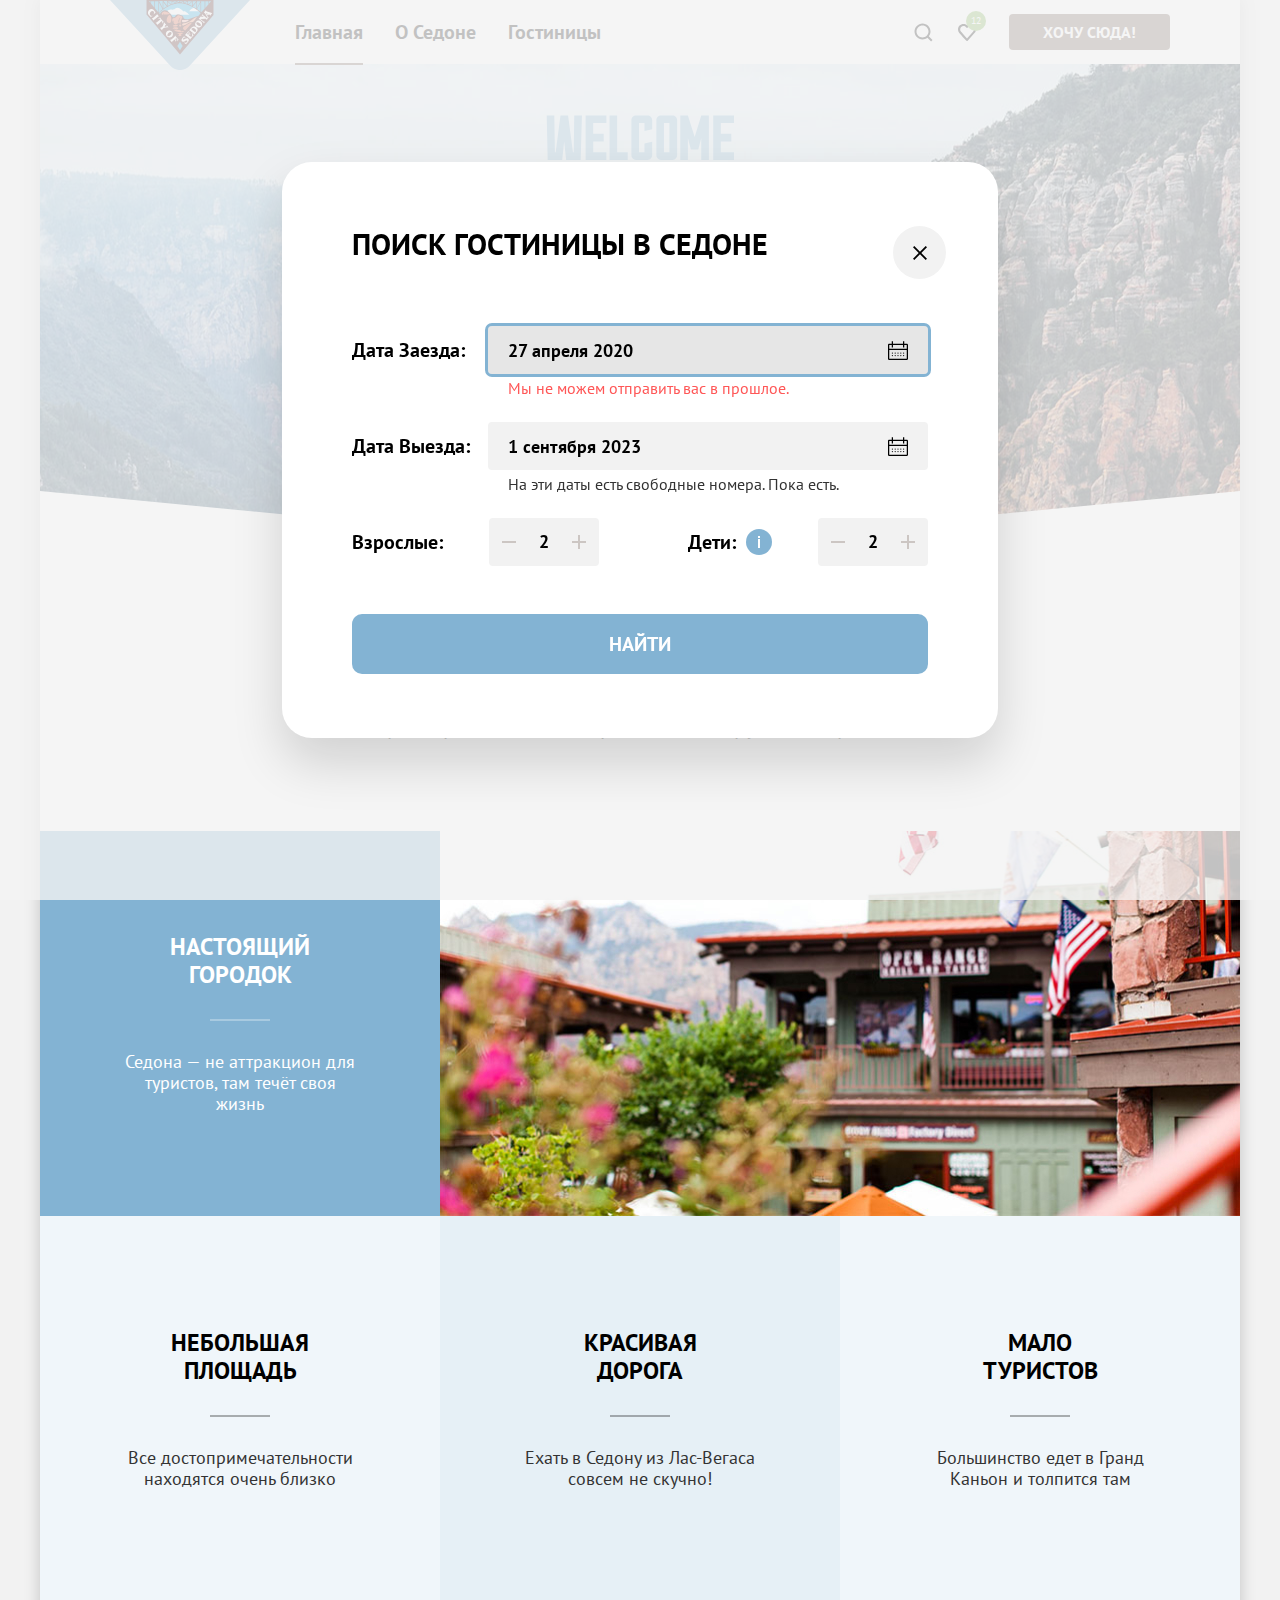
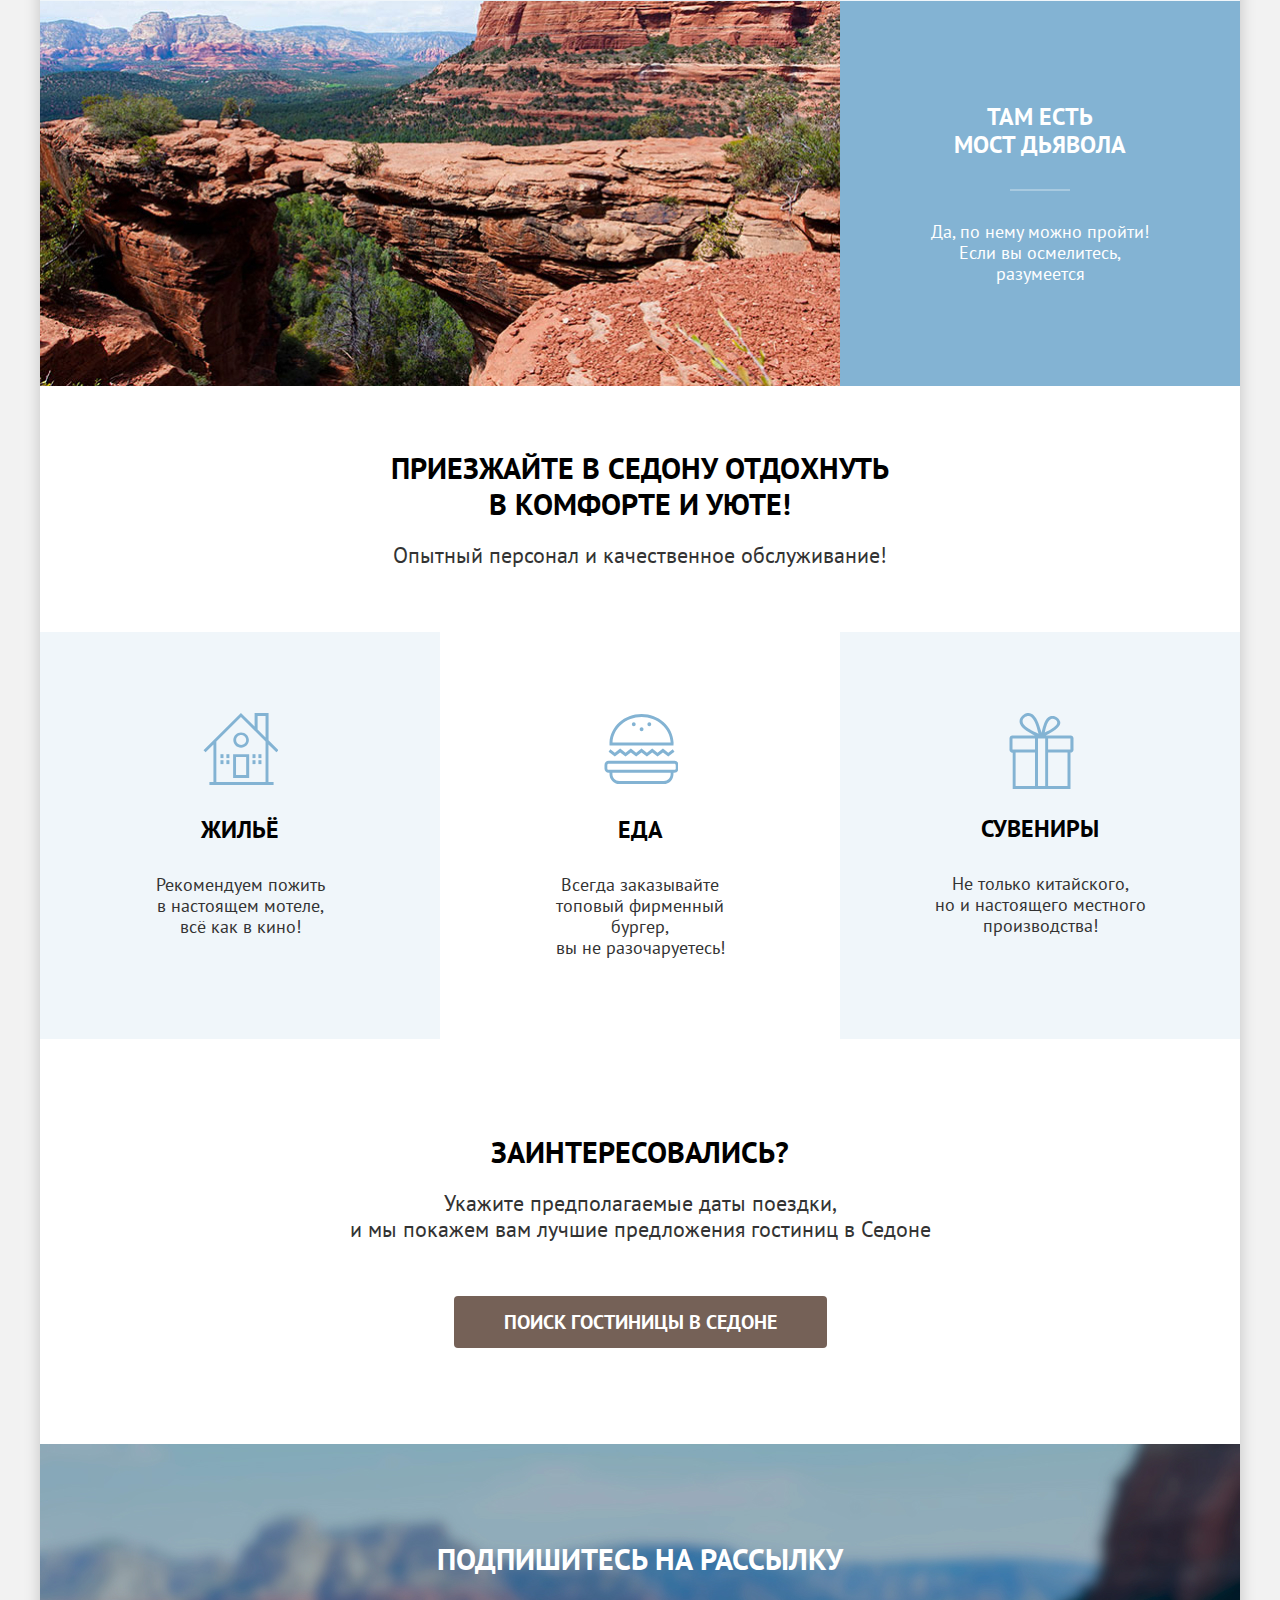
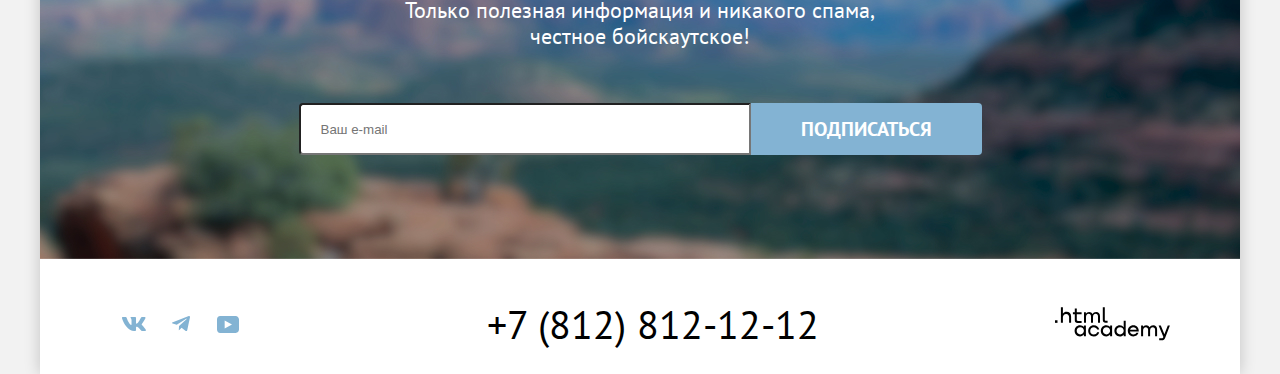
<file: modal.html>
<!DOCTYPE html>
<html lang="ru">
  <head>
    <meta charset="UTF-8" />
    <meta name="viewport" content="width=device-width, initial-scale=1.0" />
    <link rel="icon" href="./public/favicon.ico" />
    <link
      rel="icon"
      type="image/png"
      href="./public/favicon.png"
      sizes="32x32"
    />
    <link rel="stylesheet" href="./styles/styles.css" />

    <title>HTML Academy: Седона</title>
  </head>
  <body>
    <div class="container">
      <header class="main-header" data-test="header">
        <div class="main-header__container">
          <a class="logo link" href="index.html">
            <img
              class="logo__image"
              src="./images/logos/logo.svg"
              width="140"
              height="70"
              alt="Логотип Седона"
            />
          </a>

          <nav class="nav" aria-label="Основная навигация">
            <ul class="nav__list list">
              <li class="">
                <a
                  class="nav__item nav__item--current link text-color-base bold text-sm"
                  href="index.html"
                  >Главная</a
                >
              </li>
              <li class="">
                <a
                  class="nav__item link text-color-base bold text-sm"
                  href="about.html"
                  >О Седоне</a
                >
              </li>
              <li class="">
                <a
                  class="nav__item link text-color-base bold text-sm"
                  href="catalog.html"
                  >Гостиницы</a
                >
              </li>
            </ul>
          </nav>
        </div>

        <div class="actions">
          <ul class="actions__list list">
            <li class="actions__item">
              <a class="actions__link link" href="#">
                <span class="visually-hidden">Поиск</span>
                <svg
                  width="19"
                  height="19"
                  viewBox="0 0 19 19"
                  fill="currentColor"
                  aria-hidden="true"
                  focusable="false"
                  xmlns="http://www.w3.org/2000/svg"
                >
                  <path
                    d="M18.5 17.0083L14.8 13.3287C15.8 12.0359 16.5 10.3453 16.5 8.4558C16.5 4.08011 12.9 0.5 8.5 0.5C4.1 0.5 0.5 4.17956 0.5 8.55525C0.5 12.9309 4.1 16.511 8.5 16.511C10.3 16.511 12 15.9144 13.4 14.8204L17.1 18.5L18.5 17.0083ZM8.5 14.5221C5.2 14.5221 2.5 11.837 2.5 8.55525C2.5 5.27348 5.2 2.5884 8.5 2.5884C11.8 2.5884 14.5 5.27348 14.5 8.55525C14.5 11.837 11.8 14.5221 8.5 14.5221Z"
                  ></path>
                </svg>
              </a>
            </li>
            <li class="actions__item">
              <a class="actions__link link" href="#">
                <span class="visually-hidden">Избранное</span>
                <span class="badge" data-badge="favorites">12</span>
                <svg
                  width="18"
                  height="17"
                  viewBox="0 0 18 17"
                  fill="currentColor"
                  aria-hidden="true"
                  focusable="false"
                  xmlns="http://www.w3.org/2000/svg"
                >
                  <path
                    d="M8.9 17C8.6 17 8.3 16.9 8.1 16.6C2.7 10.5 1.4 9.1 1.1 8.7C0.4 7.8 0 6.6 0 5.4C0 2.4 2.4 0 5.5 0C6.8 0 8 0.5 9 1.3C10 0.5 11.3 0 12.5 0C15.5 0 18 2.4 18 5.4C18 6.7 17.5 7.9 16.7 8.8L9.7 16.7C9.5 16.9 9.3 17 8.9 17ZM2.9 7.5C3.2 7.9 6.4 11.5 9 14.4L15.2 7.4C15.7 6.9 15.9 6.2 15.9 5.4C15.9 3.6 14.4 2.1 12.6 2.1C11.6 2.1 10.6 2.6 9.9 3.4C9.6 3.7 9.3 3.8 9 3.8C8.7 3.8 8.4 3.6 8.2 3.4C7.5 2.6 6.5 2.1 5.5 2.1C3.7 2.1 2.2 3.6 2.2 5.4C2.1 6.3 2.5 7 2.9 7.5C2.8 7.5 2.8 7.5 2.9 7.5Z"
                  ></path>
                </svg>
              </a>
            </li>
          </ul>
          <a
            class="actions__button button button--link button--primary"
            href="#"
          >
            Хочу сюда!
          </a>
        </div>
      </header>

      <main class="main" data-test="main">
        <section class="hero" data-test="hero">
          <h1 class="visually-hidden">Добро пожаловать в Седону</h1>
          <img
            class="hero__image"
            src="./images/content/hero-welcome.svg"
            width="457"
            height="352"
            alt="Добро пожаловать в Седону"
          />
        </section>

        <section class="advantages" data-test="advantages">
          <header class="advantages__header">
            <h2 class="visually-hidden">Преимущества</h2>
            <p class="advantages__header-title text-xl uppercase bold">
              Седона — небольшой городок в Аризоне, заслуживающий большего!
            </p>
            <p class="text-md text-color-second">
              Рассмотрим причины, по которым Седона круче, чем Гранд-Каньон!
            </p>
          </header>

          <ul class="advantages__list list">
            <li class="advantages__item advantages__item--primary">
              <figure class="advantages__item-figure figure">
                <figcaption class="advantages__item-wrapper">
                  <h3
                    class="advantages__title text-color-alt text-lg uppercase"
                  >
                    Настоящий городок
                  </h3>

                  <p class="advantages__description text-color-alt">
                    Седона — не аттракцион для туристов, там течёт своя жизнь
                  </p>
                </figcaption>

                <img
                  class="advantages__image"
                  src="./images/content/advantages-city.jpg"
                  width="800"
                  height="385"
                  alt="Город Седона"
                />
              </figure>
            </li>

            <li class="advantages__item advantages__item--default">
              <div class="advantages__item-wrapper">
                <h3
                  class="advantages__title advantages__title-p text-lg uppercase"
                >
                  Небольшая площадь
                </h3>

                <p class="advantages__description text-color-second">
                  Все достопримечательности находятся очень близко
                </p>
              </div>
            </li>

            <li class="advantages__item advantages__item--secondary">
              <div class="advantages__item-wrapper">
                <h3 class="advantages__title text-lg uppercase">
                  Красивая дорога
                </h3>

                <p class="advantages__description text-color-second">
                  Ехать в Седону из Лас-Вегаса совсем не скучно!
                </p>
              </div>
            </li>

            <li class="advantages__item advantages__item--default">
              <div class="advantages__item-wrapper">
                <h3 class="advantages__title text-lg uppercase">
                  Мало туристов
                </h3>

                <p class="advantages__description text-color-second">
                  Большинство едет в Гранд Каньон и толпится там
                </p>
              </div>
            </li>

            <li class="advantages__item advantages__item--primary">
              <figure class="advantages__item-figure figure">
                <figcaption class="advantages__item-wrapper">
                  <h3
                    class="advantages__title text-color-alt text-lg uppercase"
                  >
                    Там есть мост дьявола
                  </h3>

                  <p class="advantages__description text-color-alt">
                    Да, по нему можно пройти! Если вы осмелитесь, разумеется
                  </p>
                </figcaption>
                <img
                  class="advantages__image"
                  src="./images/content/advantages-bridge.jpg"
                  width="800"
                  height="385"
                  alt="Мост дьявола"
                />
              </figure>
            </li>
          </ul>
        </section>

        <section class="services" data-test="service">
          <header class="services__header">
            <h2 class="visually-hidden">Услуги</h2>
            <p class="services__title text-xl uppercase bold">
              Приезжайте в Седону отдохнуть в комфорте и уюте!
            </p>
            <p class="services__description text-md text-color-second">
              Опытный персонал и качественное обслуживание!
            </p>
          </header>

          <ul class="services__list list">
            <li class="services__item services__icon services__icon--house">
              <h3 class="services__card-title text-lg uppercase">Жильё</h3>
              <p class="services__card-description text-color-second">
                Рекомендуем пожить<br />в настоящем мотеле,<br />всё как в кино!
              </p>
            </li>

            <li class="services__item services__icon services__icon--food">
              <h3 class="services__card-title text-lg uppercase">Еда</h3>
              <p class="services__card-description text-color-second">
                Всегда заказывайте<br />топовый фирменный бургер,<br />вы не
                разочаруетесь!
              </p>
            </li>

            <li class="services__item services__icon services__icon--gift">
              <h3 class="services__card-title text-lg uppercase">Сувениры</h3>
              <p class="services__card-description text-color-second">
                Не только китайского,<br />но и настоящего местного<br />производства!
              </p>
            </li>
          </ul>
        </section>

        <section class="search" data-test="search">
          <h2 class="visually-hidden">Поиск гостиницы</h2>
          <p class="search__title text-xl uppercase bold">Заинтересовались?</p>
          <p class="search__description text-md text-color-second">
            Укажите предполагаемые даты поездки,<br />и мы покажем вам лучшие
            предложения гостиниц в Седоне
          </p>
          <button
            class="button button--link button--large button--primary"
            type="button"
            onclick="window.modal.showModal()"
          >
            Поиск гостиницы в Седоне
          </button>
        </section>

        <section class="subscribe subscribe--background" data-test="subscribe">
          <h2 class="subscribe__title text-color-alt text-xl uppercase">
            Подпишитесь на рассылку
          </h2>
          <p class="subscribe__description text-color-alt text-md">
            Только полезная информация и никакого спама,<br />честное
            бойскаутское!
          </p>

          <form
            class="subscribe__form"
            action="https://echo.htmlacademy.ru/"
            method="post"
            aria-label="Форма подписки на рассылку"
          >
            <label for="subscribe-email" class="visually-hidden"> Email </label>
            <input
              id="subscribe-email"
              class="subscribe__input"
              type="email"
              name="subscribe-email"
              placeholder="Ваш e-mail"
            />
            <button
              class="subscribe__button button button--large button--secondary"
              type="submit"
            >
              Подписаться
            </button>
          </form>
        </section>
      </main>

      <footer class="main-footer" data-test="footer">
        <div class="contact-info">
          <section class="social">
            <h2 class="visually-hidden">Социальные сети</h2>
            <ul class="social__list list">
              <li>
                <a class="social__item link" href="https://vk.com/htmlacademy">
                  <span class="visually-hidden">Вконтакте</span>
                  <svg
                    width="24"
                    height="14"
                    viewBox="0 0 24 14"
                    fill="currentColor"
                    aria-hidden="true"
                    focusable="false"
                    xmlns="http://www.w3.org/2000/svg"
                  >
                    <path
                      fill-rule="evenodd"
                      clip-rule="evenodd"
                      d="M23.45 0.948C23.616 0.402 23.45 0 22.655 0H20.03C19.362 0 19.054 0.347 18.887 0.73C18.887 0.73 17.552 3.926 15.661 6.002C15.049 6.604 14.771 6.795 14.437 6.795C14.27 6.795 14.019 6.604 14.019 6.057V0.948C14.019 0.292 13.835 0 13.279 0H9.151C8.734 0 8.483 0.304 8.483 0.593C8.483 1.214 9.429 1.358 9.526 3.106V6.904C9.526 7.737 9.373 7.888 9.039 7.888C8.149 7.888 5.984 4.677 4.699 1.003C4.45 0.288 4.198 0 3.527 0H0.9C0.15 0 0 0.347 0 0.73C0 1.412 0.89 4.8 4.145 9.281C6.315 12.341 9.37 14 12.153 14C13.822 14 14.028 13.632 14.028 12.997V10.684C14.028 9.947 14.186 9.8 14.715 9.8C15.105 9.8 15.772 9.992 17.33 11.467C19.11 13.216 19.403 14 20.405 14H23.03C23.78 14 24.156 13.632 23.94 12.904C23.702 12.18 22.852 11.129 21.725 9.882C21.113 9.172 20.195 8.407 19.916 8.024C19.527 7.533 19.638 7.314 19.916 6.877C19.916 6.877 23.116 2.451 23.449 0.948H23.45Z"
                    ></path>
                  </svg>
                </a>
              </li>
              <li>
                <a class="social__item link" href="https://t.me/htmlacademy">
                  <span class="visually-hidden">Телеграм</span>
                  <svg
                    width="18"
                    height="16"
                    viewBox="0 0 18 16"
                    fill="currentColor"
                    aria-hidden="true"
                    focusable="false"
                    xmlns="http://www.w3.org/2000/svg"
                  >
                    <path
                      d="M16.785 0.0992597L0.840489 6.24776C-0.247661 6.68481 -0.241365 7.29184 0.640845 7.56253L4.73445 8.83953L14.2058 2.8637C14.6537 2.59121 15.0629 2.7378 14.7265 3.03636L7.05283 9.96185H7.05103L7.05283 9.96275L6.77045 14.1823C7.18413 14.1823 7.36669 13.9925 7.59871 13.7686L9.58705 11.8351L13.7229 14.89C14.4855 15.31 15.0332 15.0941 15.2229 14.1841L17.9379 1.38885C18.2158 0.274623 17.5126 -0.229883 16.785 0.0992597Z"
                    ></path>
                  </svg>
                </a>
              </li>
              <li>
                <a
                  class="social__item link"
                  href="https://www.youtube.com/user/htmlacademyru"
                >
                  <span class="visually-hidden">Ютуб</span>
                  <svg
                    width="22"
                    height="17"
                    viewBox="0 0 22 17"
                    fill="currentColor"
                    aria-hidden="true"
                    focusable="false"
                    xmlns="http://www.w3.org/2000/svg"
                  >
                    <path
                      d="M18.607 0H3.17413C1.31343 0 0 1.59375 0 3.4V13.4937C0 15.4062 1.31343 17 3.17413 17H18.8259C20.4677 17 22 15.4062 22 13.6V3.4C21.7811 1.59375 20.4677 0 18.607 0ZM7.66169 12.5375V4.4625L14.995 8.5L7.66169 12.5375Z"
                    ></path>
                  </svg>
                </a>
              </li>
            </ul>
          </section>

          <address class="contacts" aria-label="Контакты">
            <a class="phone link" href="tel:+78128121212">+7 (812) 812-12-12</a>
          </address>

          <a
            class="copyright link"
            href="https://htmlacademy.ru/intensive/htmlcss"
            target="_blank"
            rel="noopener noreferrer"
          >
            <span class="visually-hidden">Логотип HTML Academy</span>
            <svg
              width="115"
              height="34"
              role="img"
              aria-label="Логотип сайта «HTML Academy»."
              viewBox="0 0 115 34"
              fill="currentColor"
              focusable="false"
              xmlns="http://www.w3.org/2000/svg"
            >
              <path d="M0 13.2564V15.8564H2.5V13.2564H0Z"></path>
              <path
                d="M11.6 4.85645C10 4.85645 8.8 5.55645 8 6.55645H7.9V0.356445H5.9V15.8564H7.9V10.5564C7.9 8.45645 9.2 6.95645 11.2 6.95645C13 6.95645 14.1 8.35645 14.1 10.1564V15.8564H16.1V9.75644C16.2 6.75644 14.3 4.85645 11.6 4.85645Z"
              ></path>
              <path
                d="M26.6 5.15645H21.8V1.45645H19.8V5.25645H17.9V7.25645H19.8V13.2564C19.8 14.9564 20.8 15.9564 22.5 15.9564H26.6V13.9564H22.9C22.2 13.9564 21.8 13.5564 21.8 12.8564V7.15645H26.6V5.15645Z"
              ></path>
              <path
                d="M41.1 4.95645C39.5 4.95645 38.2 5.75644 37.6 7.05645H37.5C36.9 5.85645 35.7 4.95645 34.1 4.95645C32.7 4.95645 31.6 5.75645 31 6.75645H30.9V5.15645H29V15.7564H31V10.3564C31 8.35645 32 6.85645 33.6 6.85645C35.1 6.85645 36 7.85645 36 9.45645V15.7564H38V10.1564C38 7.75645 39.4 6.85645 40.6 6.85645C42.1 6.85645 43 7.85645 43 9.45645V15.7564H45V9.25644C45.1 6.75644 43.6 4.95645 41.1 4.95645Z"
              ></path>
              <path
                d="M47.8 13.0564C47.8 14.7564 48.8 15.7564 50.6 15.7564H52.6V13.7564H50.9C50.2 13.7564 49.8 13.3564 49.8 12.6564V0.356445H47.8V13.0564Z"
              ></path>
              <path
                d="M28.9 20.0564C28 18.9564 26.7 18.2564 25 18.2564C21.9 18.2564 19.6 20.5564 19.6 23.8564C19.6 27.1564 21.9 29.4564 25 29.4564C26.8 29.4564 28 28.6564 28.8 27.5564H28.9V29.1564H30.9V18.5564H28.9V20.0564ZM25.3 27.4564C23.1 27.4564 21.7 25.8564 21.7 23.8564C21.7 21.8564 23.1 20.2564 25.3 20.2564C27.5 20.2564 28.9 21.8564 28.9 23.8564C28.9 25.7564 27.5 27.4564 25.3 27.4564Z"
              ></path>
              <path
                d="M44.2 22.3564C43.7 19.9564 41.6 18.2564 38.8 18.2564C35.4 18.2564 33.2 20.7564 33.2 23.8564C33.2 26.9564 35.4 29.4564 38.8 29.4564C41.6 29.4564 43.7 27.6564 44.2 25.2564H42.1C41.7 26.5564 40.4 27.5564 38.8 27.5564C36.6 27.5564 35.2 25.9564 35.2 23.9564C35.2 21.9564 36.6 20.3564 38.8 20.3564C40.4 20.3564 41.6 21.3564 42.1 22.5564H44.2V22.3564Z"
              ></path>
              <path
                d="M55.1 20.0564C54.2 18.9564 52.9 18.2564 51.2 18.2564C48.1 18.2564 45.8 20.5564 45.8 23.8564C45.8 27.1564 48.1 29.4564 51.2 29.4564C53 29.4564 54.2 28.6564 55 27.5564H55.1V29.1564H57.1V18.5564H55.1V20.0564ZM51.5 27.4564C49.3 27.4564 47.9 25.8564 47.9 23.8564C47.9 21.8564 49.3 20.2564 51.5 20.2564C53.7 20.2564 55.1 21.8564 55.1 23.8564C55.1 25.7564 53.6 27.4564 51.5 27.4564Z"
              ></path>
              <path
                d="M68.7 20.1564C67.8 19.0564 66.5 18.2564 64.8 18.2564C61.7 18.2564 59.4 20.5564 59.4 23.8564C59.4 27.1564 61.6 29.4564 64.8 29.4564C66.5 29.4564 67.8 28.6564 68.6 27.6564H68.7V29.1564H70.7V13.7564H68.7V20.1564ZM65.1 27.4564C62.9 27.4564 61.5 25.8564 61.5 23.8564C61.5 21.8564 62.9 20.2564 65.1 20.2564C67.3 20.2564 68.7 21.8564 68.7 23.8564C68.6 25.8564 67.2 27.4564 65.1 27.4564Z"
              ></path>
              <path
                d="M78.3 18.2564C75 18.2564 72.8 20.7564 72.8 23.8564C72.8 26.8564 74.9 29.4564 78.3 29.4564C80.8 29.4564 82.8 28.1564 83.5 25.8564H81.4C80.9 26.8564 79.8 27.4564 78.4 27.4564C76.5 27.4564 75.1 26.1564 75 24.5564H83.8C84 20.9564 81.8 18.2564 78.3 18.2564ZM78.3 20.1564C80 20.1564 81.3 21.1564 81.6 22.7564H75.1C75.4 21.2564 76.6 20.1564 78.3 20.1564Z"
              ></path>
              <path
                d="M98.2 18.2564C96.6 18.2564 95.3 19.0564 94.6 20.2564H94.5C93.9 19.0564 92.7 18.2564 91.1 18.2564C89.7 18.2564 88.6 18.9564 88 20.0564V18.5564H86.1V29.1564H88.1V23.7564C88.1 21.7564 89.1 20.3564 90.7 20.2564C92.2 20.2564 93.1 21.2564 93.1 22.8564V29.1564H95.1V23.5564C95.1 21.1564 96.5 20.2564 97.7 20.2564C99.2 20.2564 100.1 21.2564 100.1 22.8564V29.1564H102.1V22.6564C102.2 20.0564 100.7 18.2564 98.2 18.2564Z"
              ></path>
              <path
                d="M109.4 27.3564L105.8 18.4564H103.6L108.4 30.0564C108.1 30.9564 107.7 31.2564 106.7 31.2564H104.2V33.2564H106.7C108.5 33.2564 109.5 32.4564 110.2 30.6564L114.9 18.4564H112.8L109.4 27.3564Z"
              ></path>
            </svg>
          </a>
        </div>
      </footer>
    </div>

    <dialog id="modal" class="modal" test="modal">
      <h2 class="modal__title text-xl uppercase">Поиск гостиницы в Седоне</h2>

      <button
        class="modal__close-button"
        type="button"
        onclick="window.modal.close()"
      >
        <span class="visually-hidden">Закрыть модальное окно</span>
        <svg
          width="20"
          height="20"
          viewBox="0 0 20 20"
          fill="currentColor"
          aria-hidden="true"
          focusable="false"
          xmlns="http://www.w3.org/2000/svg"
        >
          <path
            d="M17 4.29231L15.7077 3L10 8.70769L4.29231 3L3 4.29231L8.70769 10L3 15.7077L4.29231 17L10 11.2923L15.7077 17L17 15.7077L11.2923 10L17 4.29231Z"
          ></path>
        </svg>
      </button>

      <form
        class="modal__form"
        id="search-apartments"
        method="post"
        action="https://echo.htmlacademy.ru/"
      >
        <div class="modal__input modal__input--text input">
          <label class="modal__label" for="check-in"> Дата заезда: </label>
          <div class="input__end-content input-end-icon-calendar">
            <input
              class="modal__input-field input__field"
              id="check-in"
              type="text"
              name="check-in"
              placeholder="27 апреля 2020"
              value="27 апреля 2020"
              required=""
              autofocus
            />
          </div>

          <span class="modal__hint modal__hint--error"
            >Мы не можем отправить вас в прошлое.</span
          >
        </div>

        <div class="modal__input modal__input--text input">
          <label class="modal__label" for="check-out"> Дата выезда: </label>
          <div class="input__end-content input-end-icon-calendar">
            <input
              class="modal__input-field input__field"
              id="check-out"
              type="text"
              name="check-out"
              placeholder="1 сентября 2023"
              value="1 сентября 2023"
            />
          </div>

          <span class="modal__hint"
            >На эти даты есть свободные номера. Пока есть.</span
          >
        </div>

        <div class="modal__input-numbers">
          <div class="modal__input modal__input--number">
            <label class="modal__label" for="adult-amount"> Взрослые: </label>
            <div class="modal__input-number input">
              <button
                class="modal__input-number-button modal__input-number-button--dec button"
                type="button"
              >
                <span class="visually-hidden"
                  >Уменьшить чиcло взрослых гостей</span
                >
                <svg
                  width="14"
                  height="2"
                  viewBox="0 0 14 2"
                  fill="currentColor"
                  aria-hidden="true"
                  focusable="false"
                  xmlns="http://www.w3.org/2000/svg"
                >
                  <path d="M0 0L0 2L14 2V0L0 0Z"></path>
                </svg>
              </button>
              <input
                class="modal__input-number-field input__field"
                id="adult-amount"
                name="adult-amount"
                type="number"
                min="1"
                placeholder="1"
                value="2"
              />
              <button
                class="modal__input-number-button modal__input-number-button--inc button"
                type="button"
              >
                <span class="visually-hidden"
                  >Увеличить чиcло взрослых гостей</span
                >
                <svg
                  width="14"
                  height="14"
                  viewBox="0 0 14 14"
                  fill="currentColor"
                  aria-hidden="true"
                  focusable="false"
                  xmlns="http://www.w3.org/2000/svg"
                >
                  <path d="M14 6H8V0H6V6H0V8H6V14H8V8H14V6Z"></path>
                </svg>
              </button>
            </div>
          </div>

          <div class="modal__input modal__input--number">
            <div class="modal__tooltip">
              <label class="modal__label" for="children-amount"> Дети: </label>
              <button
                class="modal__tooltip-button tooltip"
                type="button"
                aria-labelledby="tooltip"
              >
                <span class="tooltip__content" role="tooltip" id="tooltip">
                  Укажите количество детей, которые будут с вами, возраст
                  которых от 6 до 18 лет. Дети до 6 лет размещаются бесплатно.
                </span>
              </button>
            </div>

            <div class="modal__input-number input">
              <button
                class="modal__input-number-button modal__input-number-button--dec button"
                type="button"
              >
                <span class="visually-hidden"
                  >Уменьшить чиcло взрослых гостей</span
                >
                <svg
                  width="14"
                  height="2"
                  viewBox="0 0 14 2"
                  fill="currentColor"
                  aria-hidden="true"
                  focusable="false"
                  xmlns="http://www.w3.org/2000/svg"
                >
                  <path d="M0 0L0 2L14 2V0L0 0Z"></path>
                </svg>
              </button>
              <input
                class="modal__input-number-field input__field"
                id="children-amount"
                name="children-amount"
                type="number"
                min="0"
                placeholder="0"
                value="2"
              />
              <button
                class="modal__input-number-button modal__input-number-button--inc button"
                type="button"
              >
                <span class="visually-hidden"
                  >Увеличить чиcло взрослых гостей</span
                >
                <svg
                  width="14"
                  height="14"
                  viewBox="0 0 14 14"
                  fill="currentColor"
                  aria-hidden="true"
                  focusable="false"
                  xmlns="http://www.w3.org/2000/svg"
                >
                  <path d="M14 6H8V0H6V6H0V8H6V14H8V8H14V6Z"></path>
                </svg>
              </button>
            </div>
          </div>
        </div>
        <button
          class="modal__submit button--secondary button--large button"
          type="submit"
          form="search-apartments"
        >
          Найти
        </button>
      </form>
    </dialog>

    <script>
      const dialog = document.querySelector("dialog");
      dialog.showModal();
    </script>
  </body>
</html>
</file>
<file: styles/styles.css>
:root {
  /* Typography */
  --text-xxl: 60px;
  --text-xl: 30px;
  --text-lg: 24px;
  --text-md: 22px;
  --text-sm: 20px;
  --text-base: 18px;
  --line-height-xxl: 78px;
  --line-height-xl: 36px;
  --line-height-lg: 28px;
  --line-height-md: 26px;
  --line-height-sm: 24px;
  --line-height-base: 21px;

  /* Color Bases*/
  --color-black: #000000;
  --color-black-a15: rgba(0, 0, 0, 15%);
  --color-black-a25: rgba(0, 0, 0, 25%);
  --color-black-a30: rgba(0, 0, 0, 30%);
  --color-black-a40: rgba(0, 0, 0, 40%);
  --color-dark-gray: #333333;
  --color-blue: #83b3d3;
  --color-blue-2: #68a2ca;
  --color-blue-a12: rgba(131, 179, 211, 12%);
  --color-blue-a20: rgba(131, 179, 211, 20%);
  --color-white: #ffffff;
  --color-white-a30: rgba(255, 255, 255, 30%);
  --color-red: #ff5757;
  --color-brown: #756157;
  --color-brown-a30: rgba(117, 97, 87, 30%);
  --color-brown-second: #615048;
  --color-green: #7db54f;
  --color-green-2: #6c9e42;
  --color-ocean: #3f5e72;
  --color-gray: #e5e5e5;
  --color-gray-second: #e6e6e6;
  --color-gray-second-2: #f2f2f2;

  /* Color Typography */
  --color-text-base: var(--color-black);
  --color-text-alt: var(--color-white);
  --color-text-second: var(--color-dark-gray);
  --color-text-error: var(--color-red);

  /* Color Button */
  --color-button-primary: var(--color-brown);
  --color-button-secondary: var(--color-blue);
  --color-button-active: var(--color-green);
  --color-button-text: var(--color-white);
  --color-button-text-hover: var(--color-white-a30);
  --color-button-primary-hover: var(--color-brown-second);
  --color-button-secondary-hover: var(--color-blue-2);
  --color-button-active-hover: var(--color-green-2);

  --color-focus-outline: var(--color-blue);

  /* Color Badge */
  --color-badge-bg: var(--color-green);
  --color-badge-fg: var(--color-white);

  /* Button Typography */
  --button-text-base: 16px;
  --button-text-large: 20px;
  --button-line-height-base: 20px;
  --button-line-height-large: 36px;

  --color-modal-backdrop: rgba(255, 255, 255, 80%);
  --color-image-backdrop: #263844;
}

@font-face {
  font-family: "PT Sans";
  font-weight: 400;
  font-style: normal;
  font-display: swap;
  src: local("PT Sans"), url("../fonts/ptsans-400.woff2") format("woff2");
}

@font-face {
  font-family: "PT Sans";
  font-weight: 700;
  font-style: normal;
  font-display: swap;
  src: local("PT Sans"), url("../fonts/ptsans-700.woff2") format("woff2");
}

*,
*::before,
*::after {
  box-sizing: border-box;
}

html {
  background-color: var(--color-gray-second-2);
}

body {
  font-family: "PT Sans", sans-serif;
  font-size: var(--text-base);
  line-height: var(--line-height-base);
  color: var(--color-text-base);
  min-width: 1200px;
  margin: 0;
}

img {
  max-width: 100%;
  height: auto;
  object-fit: contain;
}

.container {
  display: flex;
  flex-direction: column;
  width: 1200px;
  margin: 0 auto;
  background-color: var(--color-white);
  box-shadow: 0 0 15px 0 rgba(0, 0, 0, 0.2);
  min-height: 100vh;
}

.main {
  flex: 1;
}

.visually-hidden {
  position: absolute;
  width: 1px;
  height: 1px;
  margin: -1px;
  padding: 0;
  border: 0;
  white-space: nowrap;
  clip-path: inset(100%);
  clip: rect(0 0 0 0);
  overflow: hidden;
}

.text-xxl {
  /*h1 60/78*/
  font-size: var(--text-xxl);
  line-height: var(--line-height-xxl);
}

.text-xl {
  /*h2 30/36*/
  font-size: var(--text-xl);
  line-height: var(--line-height-xl);
}

.text-lg {
  /*h3 24/28*/
  font-size: var(--text-lg);
  line-height: var(--line-height-lg);
}

.text-md {
  /*p 22/26*/
  font-size: var(--text-md);
  line-height: var(--line-height-md);
}

.text-sm {
  /*h4 20/24*/
  font-size: var(--text-sm);
  line-height: var(--line-height-sm);
}

.uppercase {
  text-transform: uppercase;
}

.bold {
  font-weight: 700;
}

.text-color-base {
  color: var(--color-text-base);
}

.text-color-alt {
  color: var(--color-text-alt);
}

.text-color-second {
  color: var(--color-text-second);
}

.link {
  text-decoration: none;
  color: inherit;

  &:focus-visible {
    outline-color: currentColor;
  }
}

.button {
  text-decoration: none;
  border: none;
  background-color: transparent;
  color: var(--color-button-text);
  padding: 8px 34px;
  text-align: center;
  text-transform: uppercase;
  border-radius: 4px;
  font-weight: 700;
  font-family: inherit;
  font-size: var(--button-text-base);
  line-height: var(--button-line-height-base);

  &:hover:not(:disabled) {
    color: var(--color-button-text-hover);
  }

  &:is(:focus, :focus-visible) {
    outline-color: var(--color-focus-outline);
    outline-width: 3px;
    outline-style: solid;
    outline-offset: 2px;
  }

  &:active {
    color: var(--color-button-text-hover);
  }

  &:disabled {
    background: var(--color-gray);
    color: var(--color-text-second);
    cursor: not-allowed;
    opacity: 0.5;
  }
}

.button--large {
  padding: 8px 50px;
  font-size: var(--button-text-large);
  line-height: var(--line-height-xl);
}

.button--primary {
  background: var(--color-button-primary);

  &:is(:hover, :focus, :focus-visible):not(:disabled) {
    background-color: var(--color-button-primary-hover);
    color: var(--color-button-text);
    outline-color: var(--color-button-primary);
  }
}

.button--secondary {
  background: var(--color-button-secondary);

  &:is(:hover, :focus, :focus-visible):not(:disabled) {
    background-color: var(--color-button-secondary-hover);
    color: var(--color-button-text);
    outline-color: var(--color-button-secondary);
  }
}

.button--active {
  background: var(--color-button-active);

  &:is(:hover, :focus, :focus-visible):not(:disabled) {
    background-color: var(--color-button-active-hover);
    color: var(--color-button-text);
    outline-color: var(--color-button-active);
  }
}

.button--link {
  display: inline-block;
  cursor: pointer;
}

.list {
  list-style: none;
  margin: 0;
  padding: 0;
}

.select {
  position: relative;
  width: fit-content;

  &::before {
    content: "";
    position: absolute;
    display: flex;
    align-items: center;
    width: 12px;
    height: 8px;
    right: 18px;
    top: 50%;
    transform: translateY(-50%);
    background-image: url("../images/icons/arrow.svg");
    background-size: cover;
    pointer-events: none;
  }

  &:has(.select__field:disabled)::before {
    opacity: 0.3;
  }
}

.select__field {
  outline: 2px solid var(--color-gray);
  border: none;
  border-radius: 4px;
  background-color: transparent;
  font: inherit;
  line-height: inherit;
  color: var(--color-text-second);
  padding: 0 52px 0 20px;
  width: 288px;
  height: 45px;
  appearance: none;

  &:is(:hover, :focus, :focus-visible) {
    outline: 2px solid var(--color-focus-outline);
  }

  &:disabled {
    color: var(--color-black-a30);
    outline: 2px solid var(--color-black-a30);
  }
}

.input {
  position: relative;
  width: fit-content;
}

.input__field {
  display: block;
  width: 100%;
  font: inherit;
  font-weight: 700;
  line-height: 24px;
  background-color: var(--color-gray-second-2);
  background-clip: padding-box;
  border: none;
  border-radius: 4px;
  appearance: none;
  -webkit-appearance: none;
  -moz-appearance: textfield;

  &::placeholder {
    color: var(--color-black);
    opacity: 0.6;
  }

  &:is(:focus, :focus-visible, :hover):not(:disabled) {
    background-color: var(--color-gray-second);
  }

  &:is(:focus, :focus-visible) {
    outline: 3px solid var(--color-focus-outline);
  }

  &::-webkit-outer-spin-button,
  &::-webkit-inner-spin-button {
    -webkit-appearance: none;
    margin: 0;
  }

  &:disabled {
    cursor: not-allowed;
    opacity: 0.8;
  }
}

.input__end-content {
  position: relative;
  width: fit-content;

  &::before {
    content: "";
    color: var(--color-black);
    line-height: 24px;
    position: absolute;
    display: flex;
    align-items: center;
    bottom: 50%;
    right: 20px;
    top: 50%;
    transform: translateY(-50%);
  }
}

.checkbox,
.radio {
  width: fit-content;
  display: flex;
  justify-content: center;
  align-items: center;

  &:hover:not(:has(input:disabled)) {
    opacity: 0.6;

    & .checkbox__input,
    .radio__input {
      cursor: pointer;
    }

    & .checkbox__label,
    .radio__label {
      cursor: pointer;
    }
  }

  &:active {
    opacity: 0.3;
  }

  &:has(input:disabled) {
    opacity: 0.8;
    cursor: not-allowed;

    & .checkbox__input,
    .radio__input {
      cursor: not-allowed;
    }

    & .checkbox__label,
    .radio__label {
      cursor: not-allowed;
    }
  }
}

.checkbox__label,
.radio__label {
  padding-left: 16px;
}

.checkbox__input,
.radio__input {
  -webkit-appearance: none;
  -moz-appearance: none;
  appearance: none;
  position: relative;
  width: 20px;
  height: 20px;
  background: var(--color-white);
  border-radius: 4px;
  border: 1px solid transparent;
  margin: 0;
  flex-shrink: 0;

  &:is(:focus, :focus-visible) {
    border: none;
    outline: 3px solid var(--color-focus-outline);
    outline-offset: 0;
    box-shadow: none;
  }
}

.radio__input {
  border-radius: 50%;
}

.checkbox__input::after {
  content: "";
  position: absolute;
  width: 0;
  height: 0;
  top: 50%;
  left: 50%;
  transform: translate(-50%, -50%);
  background-image: url("../images/icons/checkbox.svg");
  background-repeat: no-repeat;
}

.radio__input::after {
  content: "";
  position: absolute;
  width: 0;
  height: 0;
  top: 50%;
  left: 50%;
  transform: translate(-50%, -50%);
  background-color: var(--color-ocean);
  border-radius: 50%;
}

.checkbox__input:checked::after {
  width: 20px;
  height: 20px;
  background-size: 12px 12px;
  background-position: center;
}

.radio__input:checked::after {
  width: 10px;
  height: 10px;
  background-size: auto;
  background-position: center;
}

.figure {
  margin: 0;
}

.range-slider {
  --range-track-top: 12px;
  --min-thumb-percent: 0;
  --max-thumb-percent: 77;
  --range-progress-w: calc(
    (var(--max-thumb-percent) - var(--min-thumb-percent)) * 1%
  );
  --range-progress-left: calc(var(--min-thumb-percent) * 1%);

  position: relative;
  display: grid;
  width: auto;
}

.range-slider__thumbs {
  display: grid;
}

.range-slider__input {
  width: 100%;
  height: 30px;
  margin: 0;
  grid-area: 1 / 1;
  border-radius: 10px;
  appearance: none;
  background: none;
  pointer-events: none;
  z-index: 2;

  &::-moz-range-thumb {
    width: 20px;
    height: 20px;
    border: none;
    border-radius: 5px;
    background-color: var(--color-white);
    transition: 300ms;
    pointer-events: auto;
    cursor: pointer;
  }

  &::-webkit-slider-thumb {
    -webkit-appearance: none;
    width: 20px;
    height: 20px;
    border: none;
    border-radius: 5px;
    background-color: var(--color-white);
    transition: 300ms;
    pointer-events: auto;
    cursor: pointer;
  }

  &:hover:not(:disabled)::-webkit-slider-thumb {
    box-shadow: 0 4px 10px 0 var(--color-black-a25);
  }

  &:hover:not(:disabled)::-moz-range-thumb {
    box-shadow: 0 4px 10px 0 var(--color-black-a25);
  }

  &:focus-visible:not(:disabled)::-webkit-slider-thumb {
    outline: 3px solid var(--color-focus-outline);
    box-shadow: 0 4px 10px 0 var(--color-black-a25);
  }

  &:focus-visible:not(:disabled)::-moz-range-thumb {
    outline: 3px solid var(--color-focus-outline);
    box-shadow: 0 4px 10px 0 var(--color-black-a25);
  }

  &:active:not(:disabled)::-webkit-slider-thumb {
    outline: 2px solid var(--color-focus-outline);
    box-shadow: 0 7px 15px 0 var(--color-black-a40);
  }

  &:active:not(:disabled)::-moz-range-thumb {
    outline: 2px solid var(--color-focus-outline);
    box-shadow: 0 7px 15px 0 var(--color-black-a40);
  }

  &:focus-visible {
    outline: none;
  }

  &:disabled::-webkit-slider-thumb {
    cursor: not-allowed;
  }

  &:disabled::-moz-range-thumb {
    cursor: not-allowed;
  }
}

.range-slider__track {
  position: absolute;
  top: var(--range-track-top);
  width: 100%;
  height: 4px;
  background-color: var(--color-white-a30);
  z-index: 1;
}

.range-slider__progress {
  position: absolute;
  top: var(--range-track-top);
  left: var(--range-progress-left);
  width: var(--range-progress-w);
  height: 4px;
  background-color: var(--color-white);
  z-index: 1;
}

/* Header */
.main-header {
  min-height: 64px;
  display: flex;
  flex-direction: row;
  justify-content: space-between;
  padding: 0 70px;
}

.main-header__container {
  display: flex;
}

.logo {
  z-index: 1;
  position: relative;
  width: 140px;
  margin-right: 29px;
  flex-shrink: 0;

  &:hover .logo__image {
    transform: scale(1.05);
    filter: brightness(1.1);
  }
}

.logo__image {
  width: 140px;
  height: 70px;
  position: absolute;
  transition: all 0.3s ease;
}

.nav {
  padding: 0 16px;
}

.nav__list {
  display: flex;
  align-items: center;
  flex-wrap: wrap;
  gap: 32px;
}

.nav__item {
  display: block;
  padding: 20px 0;

  &:is(:hover, :focus, :focus-visible) {
    color: var(--color-brown);
    outline-color: var(--color-brown);
  }

  &:active {
    color: var(--color-brown);
    opacity: 0.3;
  }
}

.nav__item--current {
  position: relative;
  pointer-events: none;

  &::after {
    content: "";
    position: absolute;
    bottom: -1px;
    left: 50%;
    transform: translateX(-50%);
    display: inline-block;
    width: 100%;
    height: 2px;
    background-color: var(--color-brown);
  }
}

.actions {
  flex-shrink: 0;
  display: flex;
  align-items: center;
  gap: 20px;
}

.actions__list {
  display: flex;
  align-items: center;
  height: 100%;
}

.actions__item {
  height: inherit;
}

.actions__link {
  display: flex;
  height: 100%;
  justify-content: center;
  align-items: center;
  position: relative;
  width: 44px;

  &:is(:hover, :focus, :focus-visible) {
    color: var(--color-brown);
    outline-color: var(--color-brown);
  }

  &:active {
    color: var(--color-brown);
    opacity: 0.3;
  }
}

.actions__link .badge {
  position: absolute;
  top: calc(50% - 21px);
  left: 47%;
}

.badge {
  background-color: var(--color-badge-bg);
  border-radius: 50px;
  font-size: 10px;
  line-height: 10px;
  padding: 5px 5px;
  color: var(--color-badge-fg);
  overflow: hidden;
  text-overflow: ellipsis;
  white-space: nowrap;
  max-width: 40px;
}

.actions__button {
  max-width: 300px;
}

/* Footer */
.subscribe {
  text-align: center;
  padding: 97px 250px 104px;
}

.subscribe--background {
  background-color: var(--color-image-backdrop);
  background-image: url("../images/backgrounds/subscribe-bg.jpg");
  background-size: cover;
}

.subscribe__title {
  margin: 0 0 20px;
}

.subscribe__description {
  margin: 0 0 54px;
}

.subscribe__form {
  display: flex;
  justify-content: center;
}

.subscribe__input {
  border-radius: 4px 0 0 4px;
  width: 452px;
  height: 52px;
  font-weight: 400;
  padding-left: 20px;
  padding-right: 20px;
}

.subscribe__button {
  border-radius: 0 4px 4px 0;
}

.contact-info {
  margin: 45px 70px 30px;
  display: flex;
  justify-content: space-between;
  align-items: center;
  gap: 20px;
  min-height: 40px;
}

.contacts {
  font-style: normal;
}

.phone {
  font-size: 40px;
  line-height: 40px;

  &:is(:hover, :focus, :focus-visible) {
    color: var(--color-brown);
    outline-color: currentColor;
  }

  &:active {
    color: var(--color-brown);
    opacity: 0.3;
  }
}

.social__list {
  display: grid;
  grid-template-columns: repeat(3, 1fr);
}

.social__item {
  display: flex;
  justify-content: center;
  align-items: center;
  width: 47px;
  height: 40px;
  color: var(--color-blue);

  &:is(:hover, :focus, :focus-visible, :active) {
    color: var(--color-blue-2);
    outline-color: currentColor;
  }

  &:active {
    opacity: 0.3;
  }
}

.copyright {
  display: flex;
  flex-shrink: 0;
  height: 40px;
  align-items: center;

  &:is(:hover, :focus, :focus-visible, :active) {
    color: var(--color-brown);
    outline-color: currentColor;
  }

  &:active {
    opacity: 0.3;
  }
}

/* index.html */
/* Hero */
.hero {
  padding-top: 51px;
  padding-bottom: 82px;
  max-height: 485px;
  display: flex;
  background-color: var(--color-image-backdrop);
  background-image: url("../images/backgrounds/hero-decoration-bg.svg"),
    url("../images/backgrounds/hero-bg.jpg");
  background-size: 100% auto, cover;
  background-position: center bottom, center center;
  background-repeat: no-repeat;
}

.hero__image {
  margin: 0 auto;
}

/* Advantages */
.advantages__list {
  text-align: center;
  display: flex;
  flex-wrap: wrap;
}

.advantages__item-figure {
  display: flex;
}

.advantages__item-wrapper {
  padding: 90px 84px;
  width: 400px;
  min-height: 385px;
  margin: 0 auto;
  flex-shrink: 0;
}

.advantages__item {
  flex-grow: 1;
}

.advantages__item--primary {
  background-color: var(--color-blue);
  width: 100%;

  .advantages__title::after {
    background-color: var(--color-white-a30);
  }

  .advantages__item-wrapper {
    padding: 79px 85px;
  }

  &:nth-child(even of .advantages__item--primary) .advantages__item-figure {
    flex-direction: row-reverse;
  }
}

.advantages__item--default {
  background-color: var(--color-blue-a12);
}

.advantages__item--secondary {
  background-color: var(--color-blue-a20);
}

.advantages__header {
  padding: 69px 260px;
  text-align: center;
}

.advantages__header-title {
  margin: 0 0 25px;
}

.advantages__title {
  margin: 0;
  padding: 23px 25px 32px;
  text-wrap: balance;
  position: relative;
  pointer-events: none;

  &::after {
    content: "";
    position: absolute;
    bottom: 0;
    left: 50%;
    transform: translateX(-50%);
    display: inline-block;
    width: 60px;
    height: 2px;
    background-color: var(--color-black-a30);
  }
}

.advantages__description {
  margin: 0;
  padding-top: 30px;
}

.services {
  padding: 64px 0 0;
  text-align: center;
}

.services__header {
  padding: 0 345px;
}

.services__title {
  margin: 0 0 20px;
}

.services__description {
  margin: 0 0 64px;
}

.services__list {
  display: grid;
  grid-template-columns: repeat(3, minmax(auto, 400px));
}

.services__item {
  padding: 81px 85px;

  &:nth-child(odd) {
    background-color: var(--color-blue-a12);
  }

  &::before {
    content: "";
    display: block;
    margin-right: auto;
    margin-left: auto;
    margin-bottom: 31px;
    background-repeat: no-repeat;
  }
}

.services__icon {
  &::before {
    width: 75px;
    height: 72px;
  }

  &.services__icon--house {
    &::before {
      background-image: url("../images/icons/house.svg");
    }
  }

  &.services__icon--food {
    &::before {
      background-image: url("../images/icons/food.svg");
    }
  }

  &.services__icon--gift {
    &::before {
      height: 76px;
      margin-bottom: 26px;
      background-image: url("../images/icons/gift.svg");
    }
  }
}

.services__card-title {
  margin: 0 0 30px;
}

.services__card-description {
  margin: 0;
}

.search {
  text-align: center;
  padding: 95px 290px 96px;
}

.search__title {
  margin: 0 0 20px;
}

.search__description {
  margin: 0 0 54px;
}

/* catalog.html */
.filter {
  background-color: var(--color-image-backdrop);
  background-image: url("../images/backgrounds/filters-bg.jpg");
  background-size: cover;
  padding: 35px 70px 64px;
  display: flex;
  flex-direction: column;
  gap: 38px;
}

.filter__title {
  margin: 0 0 6px;
}

.breadcrumbs {
  display: flex;
  flex-wrap: wrap;
  gap: 10px;
  line-height: 24px;

  :not(:last-of-type)::after {
    content: "";
    display: inline-block;
    width: 8px;
    height: 11px;
    background-image: url("../images/icons/arrow-right-light.svg");
    background-repeat: no-repeat;
  }

  :not(:last-of-type) .breadcrumbs__link {
    margin-right: 7px;
  }
}

.breadcrumbs__item {
  flex-shrink: 0;
}

.breadcrumbs__link {
  font-size: 16px;
  line-height: 21px;

  &:hover:not(.breadcrumbs__link--active) {
    opacity: 0.6;
  }

  &:active:not(.breadcrumbs__link--active) {
    opacity: 0.3;
  }
}

.breadcrumbs__link--active {
  cursor: default;
}

.filter__form {
  display: flex;
}

.filter__groups {
  display: flex;
  gap: 70px;

  &:first-of-type {
    margin-right: auto;
  }

  &:last-of-type {
    margin-left: 50px;
  }
}

.filter__group {
  border: none;
  margin: 0;
  padding: 0;
}

.filter__form-title {
  text-transform: capitalize;
  margin-bottom: 33px;
  padding: 0;
}

.filter__list {
  display: flex;
  flex-direction: column;
  gap: 18px;
}

.filter__inputs {
  display: flex;
  gap: 2px;
  margin-bottom: 32px;
}

.filter__input-field {
  width: 143px;
  height: 48px;
  padding: 0 35px 0 20px;
  -moz-appearance: textfield;
}

.filter__input-field-end-text-from {
  border-radius: 4px 0 0 4px;
}

.filter__input-field-end-text-to {
  border-radius: 0 4px 4px 0;
}

.input-end-text-from {
  &::before {
    content: "от";
    opacity: 30%;
  }
}

.input-end-text-to {
  &::before {
    content: "до";
    opacity: 30%;
  }
}

.input-end-icon-calendar {
  &::before {
    content: "";
    background-image: url("../images/icons/calendar.svg");
    background-position: center;
    background-repeat: no-repeat;
    background-size: contain;
    width: 20px;
    height: 20px;
  }
}

.filter__buttons {
  display: flex;
  flex-wrap: wrap;
  flex-direction: column;
  gap: 32px;
  margin-top: 57px;
}

.filter__button {
  padding: 8px 50px;
}

.results {
  padding: 50px 70px 60px;
}

.results__view {
  display: flex;
  justify-content: space-between;
  align-items: center;
  margin: 0 0 41px;
}

.results__view-title {
  margin: 0;
}

.results__sort-wrapper {
  display: flex;
  align-items: center;
  gap: 72px;
  margin-left: 40px;
}

.results__view-card-toggle {
  display: grid;
  grid-template-columns: repeat(3, 1fr);
  gap: 8px;
}

.results__view-item {
  display: block;
  border: 2px solid var(--color-gray);
  border-radius: 4px;
  width: 48px;
  height: 48px;
  position: relative;

  &::before {
    content: "";
    position: absolute;
    width: 16px;
    height: 14px;
    background-repeat: no-repeat;
    background-position: center;
    background-size: contain;
    top: 50%;
    left: 50%;
    transform: translate(-50%, -50%);
  }

  &:is(:hover, :active):not(.results__view-item--current) {
    border: 2px solid var(--color-black);
    outline-color: transparent;
  }

  &:is(:focus, :focus-visible) {
    border: 2px solid var(--color-focus-outline);
    outline-color: transparent;
  }
}

.results__view-item--current {
  border: 2px solid var(--color-black);
  cursor: default;
}

.results__view-item--mode-card {
  &::before {
    background-image: url("../images/icons/mode-card.svg");
  }
}

.results__view-item--mode-list {
  &::before {
    background-image: url("../images/icons/mode-list.svg");
  }
}

.results__view-item--mode-tile {
  &::before {
    background-image: url("../images/icons/mode-tile.svg");
  }
}

.results__cards {
  display: grid;
  grid-template-columns: repeat(3, 340px);
  gap: 19px 20px;
  padding-bottom: 40px;
  border: solid var(--color-gray-second);
  border-width: 0 0 1px;
}

.hotel-card {
  border: 1px solid var(--color-gray-second);
  border-radius: 4px;
  padding: 19px;
  display: grid;
  grid-template-columns: repeat(2, 140px);
  grid-template-rows: min-content 1fr;
  align-items: center;
  gap: 16px 20px;
}

.hotel-card__link {
  display: flex;
  flex-direction: column;
  gap: 17px;
  grid-column: span 2;
  overflow: hidden;

  &:hover .hotel-card__image {
    filter: brightness(0.8) saturate(0.7);
    transform: scale(1.08);
  }

  &:is(:focus, :focus-visible) {
    outline-offset: 4px;
  }
}

.hotel-card__image {
  width: 100%;
  height: 100%;
  object-fit: cover;
  filter: brightness(1);
  transition: all 0.4s ease;
}

.hotel-card__title {
  margin: 0;
  grid-column: 1 / -1;
  grid-row: 2;
  align-self: start;
}

.hotel-card__price {
  text-align: end;
}

.hotel-card__button {
  min-width: 140px;
  padding: 8px;
}

.hotel-card__stars {
  height: 17px;
  background-image: url("../images/icons/star.svg");
  background-repeat: space;

  &[data-number-of-stars="5"] {
    width: 106px;
  }

  &[data-number-of-stars="4"] {
    width: 89px;
  }

  &[data-number-of-stars="3"] {
    width: 66px;
  }

  &[data-number-of-stars="2"] {
    width: 42px;
  }

  &[data-number-of-stars="1"] {
    width: 22px;
  }
}

.hotel-card__rating-amount {
  background-color: var(--color-gray-second-2);
  border-radius: 4px;
  padding: 9px 22px 8px 23px;
  font-size: 16px;
  line-height: 20px;
  max-width: 140px;
}

.pagination {
  font-weight: 700;
  display: flex;
  flex-wrap: wrap;
  gap: 8px;
  margin: 38px 0 0;
}

.pagination__item {
  background-color: var(--color-blue);
  color: var(--color-text-alt);
  border: 1px solid var(--color-blue);
  border-radius: 4px;
  font-size: 20px;
  line-height: 36px;
  min-width: 60px;
  height: 60px;
  display: block;
  padding: 10px;
  text-align: center;
  cursor: default;

  &:is(:hover, :focus, :focus-visible):not(
      .pagination__item--current,
      .pagination__item--disabled
    ) {
    background-color: var(--color-blue-2);
    cursor: pointer;
    outline-color: var(--color-focus-outline);
    outline-width: 3px;
    outline-style: solid;
    outline-offset: 2px;
  }

  &:active:not(.pagination__item--current, .pagination__item--disabled) {
    color: var(--color-white-a30);
  }
}

.pagination__item--current,
.pagination__item--disabled {
  border-color: transparent;
  color: var(--color-text-base);

  &:is(:focus, :focus-visible) {
    outline: none;
  }
}

.pagination__item--current {
  background-color: var(--color-gray-second-2);
}

.pagination__item--disabled {
  background-color: transparent;
}

.modal {
  border: none;
  border-radius: 30px;
  padding: 64px 70px;
  box-shadow: 0 25px 50px 0 var(--color-black-a15);

  &::backdrop {
    background-color: var(--color-gray-second-2);
    opacity: 0.8;
  }
}

.modal__close-button {
  position: absolute;
  top: 64px;
  right: 52px;
  display: flex;
  justify-content: center;
  align-items: center;
  width: 53px;
  height: 53px;
  padding: 0;
  background-color: var(--color-gray-second-2);
  border: none;
  border-radius: 50%;
  cursor: pointer;
  color: var(--color-black);

  &:active {
    color: var(--color-black-a30);
  }

  &:is(:focus, :focus-visible, :hover, :active):not(:disabled) {
    background-color: var(--color-gray);
  }

  &:is(:focus, :focus-visible) {
    outline: 3px solid var(--color-focus-outline);
  }

  &:disabled {
    opacity: 0.6;
    cursor: not-allowed;
  }
}

.modal__title {
  margin-top: 0;
  margin-bottom: 64px;
  padding-right: 54px;
}

.modal__form {
  display: flex;
  flex-direction: column;
  gap: 23px;
}

.modal__label {
  font-size: 20px;
  font-weight: 700;
  line-height: 1.2;
  text-transform: capitalize;
  cursor: pointer;
}

.modal__hint {
  grid-column: 2 / -1;
  padding-left: 20px;
  color: var(--color-text-second);
  font-size: 16px;
  line-height: 1.31;
}

.modal__hint--error {
  color: var(--color-text-error);
}

.modal__input-numbers {
  display: flex;
  justify-content: space-between;
  gap: 30px;
}

.modal__input {
  align-items: center;
  margin-top: 0;
  margin-bottom: 0;
}

.modal__input--text {
  display: grid;
  grid-template-columns: minmax(min-content, auto) 440px;
  gap: 4px 18px;
  width: auto;
}

.modal__input--number {
  display: flex;
  justify-content: space-between;
  gap: 46px;
}

.modal__input-field {
  width: 440px;
  height: 48px;
  padding-left: 20px;
  padding-right: 60px;
}

.modal__input-number {
  position: relative;
}

.modal__input-number-field {
  padding: 12px 40px;
  max-width: 110px;
  text-align: center;
  border-radius: 4px;
  min-width: 100px;
  -moz-appearance: textfield;

  &:hover {
    background-color: var(--color-gray-second-2);
  }
}

.modal__input-number-button {
  position: absolute;
  top: 50%;
  transform: translateY(-50%);
  display: flex;
  justify-content: center;
  align-items: center;
  width: 20px;
  height: 20px;
  padding: 0;
  color: var(--color-brown-a30);
  background-color: transparent;
  border: none;
  cursor: pointer;

  &:is(:hover, :focus, :focus-visible, :active):not(:disabled) {
    color: var(--color-black);
  }

  &:active {
    opacity: 0.2;
    outline: none;
  }

  &:disabled {
    opacity: 0.6;
    cursor: not-allowed;
  }
}

.modal__input-number-button--dec {
  left: 10px;
}

.modal__input-number-button--inc {
  right: 10px;
}

.tooltip {
  width: 26px;
  height: 26px;
  padding: 0;
  background-color: var(--color-blue);
  background-image: url("../images/icons/tooltip.svg");
  background-repeat: no-repeat;
  background-position: center;
  border: none;
  border-radius: 50%;
  cursor: pointer;
}

.modal__tooltip {
  display: flex;
  gap: 10px;
  align-items: center;
}

.modal__tooltip-button {
  position: relative;
  flex-shrink: 0;

  &:disabled {
    opacity: 0.6;
    cursor: not-allowed;
  }
}

@media (hover: hover) {
  .tooltip:not(:disabled) {
    &:is(:hover, :focus, :focus-visible) .tooltip__content {
      display: block;
    }
  }
}

.tooltip__content {
  position: absolute;
  left: 50%;
  top: 41px;
  transform: translateX(-50%);
  z-index: 1;
  display: none;
  min-width: 256px;
  padding: 20px 18px 23px 22px;
  color: var(--color-text-alt);
  font-family: "PT Sans", sans-serif;
  font-size: 16px;
  line-height: 20px;
  text-align: left;
  background-color: var(--color-dark-gray);
  border-radius: 10px;
  box-shadow: 0 15px 30px 0 var(--color-black-a30);

  &::before {
    content: "";
    position: absolute;
    top: -3px;
    left: 50%;
    z-index: -1;
    transform: translateX(-50%) rotate(45deg);
    display: block;
    width: 30px;
    height: 30px;
    background-color: var(--color-dark-gray);
  }
}

.modal__submit {
  border-radius: 10px;
  margin-top: 25px;
  padding: 12px 50px;
}
</file>
